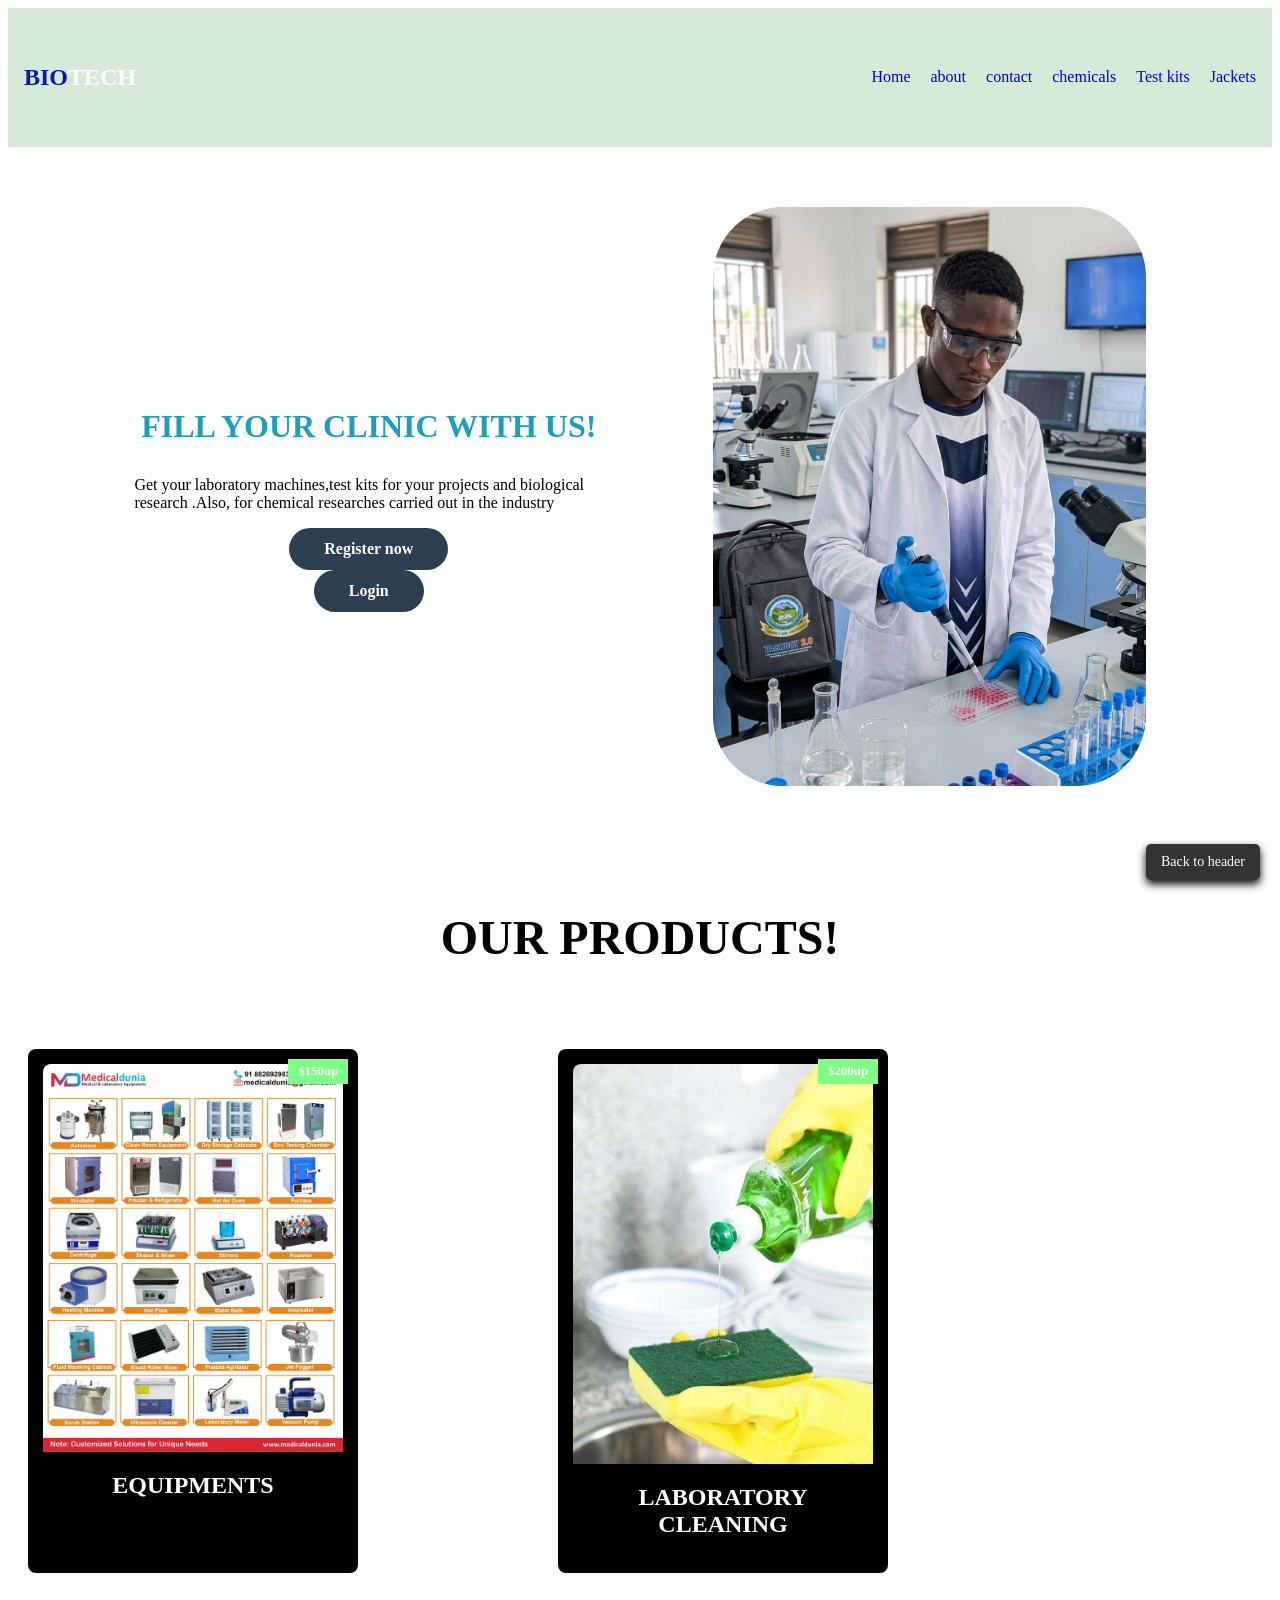
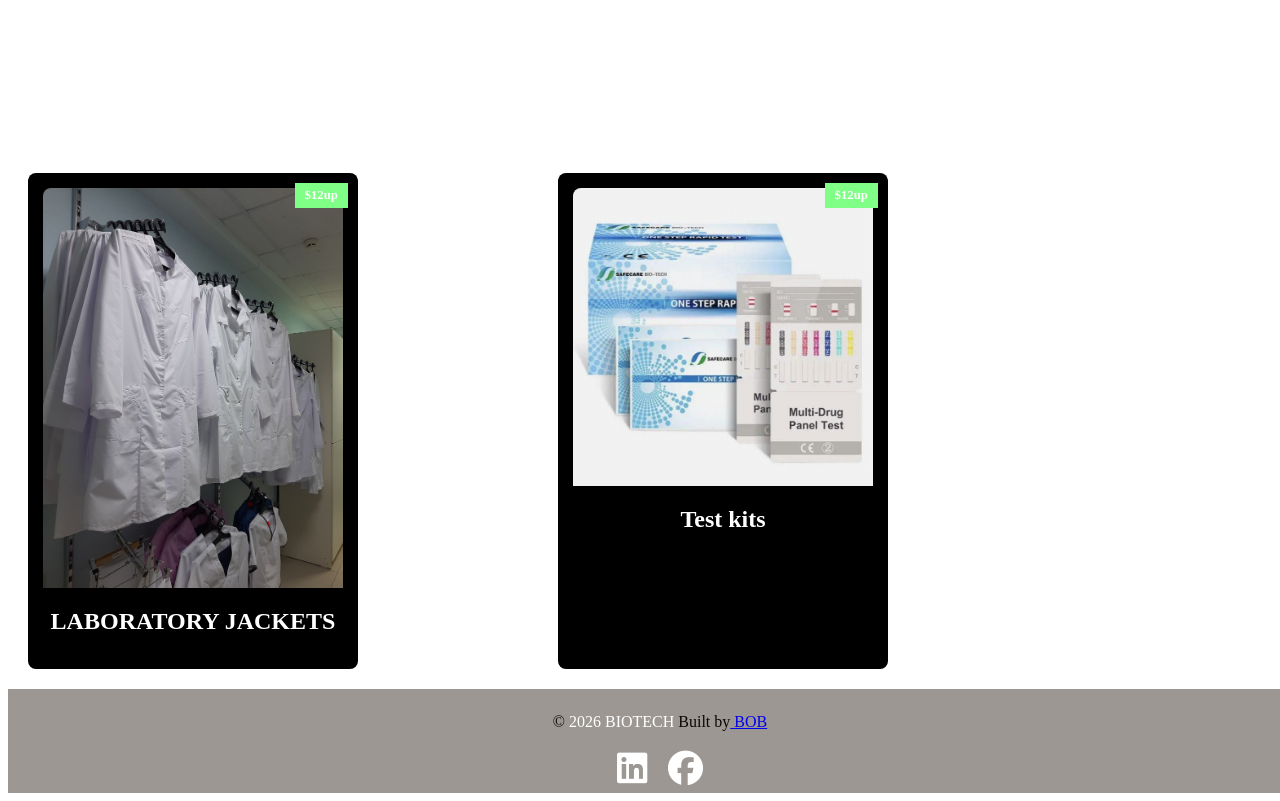
<file: index.html>
<!DOCTYPE html>
<html lang="en">
<head>
    <meta charset="UTF-8">
    <meta name="viewport" content="width=device-width, initial-scale=1.0">
    <title>HOME PAGE</title>
    <link rel="stylesheet" href="https://cdnjs.cloudflare.com/ajax/libs/font-awesome/6.5.1/css/all.min.css">
     <link rel="preconnect" href="https://fonts.googleapis.com">
<link rel="preconnect" href="https://fonts.gstatic.com" crossorigin>
<link href="https://fonts.googleapis.com/css2?family=Lobster+Two:ital,wght@0,400;0,700;1,400;1,700&display=swap" rel="stylesheet">
    <style>
      header{
            background-color: rgb(215, 233, 215);
            color: rgb(31, 31, 39);
            padding: 20px 0;   
        }
        nav{
           display: flex; 
           padding: 5px 10px;
           justify-content: space-between;
        }
        span{
            color: white;
        }
        nav ul{
            list-style: none;
            padding-top: 0;
            text-align: center;
            display: flex;
            gap: 20px;
            border-radius: 20px;
        }
        header a{
            text-decoration: none; 
         }
            ul a li:hover{
            border-bottom: 2px solid rgb(20, 18, 18);
            padding: 5px;
            border-radius: 20px;
            }

           ul a li{
            color:#fff;
        }
        ul a li:hover{
            border-bottom: 2px solid rgb(207, 188, 181);
            padding: 5px;
            border-radius: 5px;

        }
          .hero{
            background-image: url("images/lab\ instruments/A Guide to Ensuring High-Quality Laboratory Consumables.jpg");
            display: flex;
            justify-content: center;
            text-align: center;
            padding: 40px;
            flex-direction: column;
            height: 70vh;
            background-size: cover;
            background-position: center;
            background-repeat: no-repeat;
            background-color: rgb(188, 180, 171);   
          }   
          .hero-image.img{
            width: 90%;
            margin-top: 30px;
          }
           .page-footer{
            height: 4rem;
            text-align: center;
            background:rgb(156, 151, 146);
            color: rgb(12, 6, 6);
            display: flex;
            align-items: center;
            justify-content: center;
            flex-direction: column;
            padding: 20px;
            width: 100%;
            gap: 10px;
           }
           .page-footer p{
            margin-bottom: 0;
           }
           .footer-logo
           .page-footer a{
            color: aqua;
           }
           .icons {
            display: flex;
            gap: 20px;
            margin-top:10px ;
           }
           .icons i{
            font-size: 35px;
            color: #ffffff;
            transition: transform 0.3s ease;
            cursor: pointer;
           }
           .icons i:hover{
            transform:scale(1.2) rotate(15deg);
            color: #080878;
           }
           .hero-section{
            display: flex;
           align-items: center;
            gap: 110px;
            padding: 60px 10%;
            justify-content: center;
         
           }
           .side-image{
            width: 250px;
            height: auto;

           }
           .hero-content{
            display: flex;
            flex-direction: column;
            justify-content: center;
            align-items: center;
           
           }
           .hero-content p{
         font-size: 1rem;
         display: flex;
           }
           .hero-content h1{
            font-size: 2rem;
            margin-bottom: 15px;
            color: rgb(27, 159, 186);"
           }
           .image-container{
            display: flex;
            justify-content: flex-end;
           }
           .image-container img{
            border-radius: 70px;
           }
         .chemical-list{
          display: flex;
          flex-wrap: wrap;
          gap: 200px;
          padding: 20px;
           }
           .chemicals{
            text-decoration: none;
            color: white;
            background-color: black;
            border-radius: 8px;
            padding: 15px;
            display: block;
            width: 300px;
            text-align: center;
            transition: transform 0.2s;
            position: relative;
           }
           .chemicals:hover{
            transform: translate(-5px);
            box-shadow: 0 4px 15px rgb(0, 0, 0.0,1);
           }
           .img-container{
            position: relative;
            overflow: hidden;
            border-radius: 50px;
            max-width: 140%;
           }
           .chemical-img{
            width: 100%;
            height: 200%;
            object-fit: cover;
            max-width: 100%;
            display: block;
            border-radius: 8px 8px 0 0;
           }
             .price{
            position: absolute;
            top: 10px;
            right: 10px;
            background-color: rgb(127, 255, 133);
            color: rgb(255, 255, 255);
            padding: 5px 10px;
            font-size: 0.8rem;
            font-weight: bold;
           }
           button{
            border-radius: 25px;
            width: fit-content;
            padding: 10px 30px;
            border: 1px solid #777;
            background-color: rgb(40, 228, 43);
            cursor: pointer;
            align-items: center;
            justify-content: center;
            display: flex;
           }
           .top-button{
            position: fixed;
            bottom: 20px;
            right: 20px;
            background-color: #333;
            color: white;
            padding: 10px 15px;
            border-radius: 5px;
            text-decoration: none;
            font-size: 14px;
            z-index: 1000;
            box-shadow: 0 4px 8px rgba(0, 0, 0.0,2);
           }
           
.Home-btn:hover {
    background-color: #34495e;
    transform: scale(1.05);
}
.Home-btn {
    display: inline-block;
    text-decoration: none;
    background-color: #2c3e50;
    color: white;
    padding: 12px 35px;
    border-radius: 50px;
    font-weight: bold;
    transition: 0.3s ease;
}
.navbar{
    display: flex;
    justify-content: space-between;
    align-items: center;
    padding: 1rem;
    color: rgb(7, 27, 163);
}
.nav-links{
    display: flex;
    gap: 20px;
    list-style: none;
}
.menu-container{
    position: relative;
}
.hamburger{
    display: none;
    cursor: pointer;
    background: none;
    border: none;
   background: #1a1111;
}
.bar{
    display: block;
    width: 25px;
    height: 3px;
    margin: 5px auto;
    background: white;
}
@media (max-width:768px){
    .hamburger{
        display: block;
    }
    .nav-links{
        display: none;
        flex-direction: column;
        position: absolute;
       left: 69%;
        width: 20%;
        text-align: center;
         top: 16%;  
        .nav-links.active {
            display: flex !important;
        }
    }
    body{
    margin: 0;
    padding: 0;
    display: flex;
    justify-content: space space-between;
    flex-direction: column;
    font-family: "Lobster Two", sans-serif, Arial, Helvetica, sans-serif;
}
.icons i:hover{
    transform:translate(-30px);
    transition: 0.5;
}
.animate-text{
    display: inline-block;
    animation: slidein 2s ease-out forwards;
}
@keyframes slidein{
     0%{
        opacity: 0;
        transform:translateX(-50px);
    }
    100%{
        opacity:1;
        transform:translateX(-0px);
    }
}
@keyframes techGlow{
    0%, 100%{
        text-shadow:0 0 5px #1b9fba, 0 0 10px #1b9fba;
    }
    50%{
        text-shadow: 0 0 20px #1b9fba, 0 0 30px #ffffff;
        color:#ffffff;
    }
}
.hero-content p{
    opacity:0;
    animation: slidein 1s ease-out 0.5s forwards;
}
.hero-content .Home-btn:nth-child(1){
    opacity: 0;
    animation: slidein 1s ease-out 0.8s forwards;
}
.hero-content .Home-btn:nth-child(2){
    opacity: 0;
    animation: slidein 1s ease-out 1.1s forwards;
}
.logo h1 span{
    display: inline-block;
    animation: techGlow 3s ease-in-out infinite;
}
.lobster-two-regular {
  font-family: "Lobster Two", sans-serif;
  font-weight: 400;
  font-style: normal;
}

.lobster-two-bold {
  font-family: "Lobster Two", sans-serif;
  font-weight: 700;
  font-style: normal;
}

.lobster-two-regular-italic {
  font-family: "Lobster Two", sans-serif;
  font-weight: 400;
  font-style: italic;
}

.lobster-two-bold-italic {
  font-family: "Lobster Two", sans-serif;
  font-weight: 700;
  font-style: italic;
}
     
        </style>
</head>
<body>
    <header  id="main-header">
        <nav class="navbar">
            <div class="logo" >
                <h1 class="lobster-two-b0ld-italic">BIO<span>TECH</span></h1>
                   </div>
                   <div class="menu-container"></div>
                  <button class="hamburger" id="hamburger">
                    <span class="bar"></span>
                     <span class="bar"></span>
                      <span class="bar"></span>
                 </button>
                <ul class="nav-links" id="nav-links">
                <li><a href="index.html" >Home</a></li>
                <li><a href="about.html">about</a></li>
                <li><a href="contact.html">contact</a></li>
                 <li><a href="chemicals.html">chemicals</a></li>
                 <li><a href="test.html">Test kits</a></li>
                 <li><a href="Lab wears.html">Jackets</a></li>
                </ul>
            </div>
        </nav>
    </header>
    
   <section class="hero-section">
    <div class="hero-content">
        <h1 class="text animate-text">FILL YOUR CLINIC WITH US!</h1>
        <p>Get your laboratory machines,test kits for your projects and biological research .Also, for chemical researches carried out in the industry
        </p>
        <a href="Registration.html" class="Home-btn">Register now</a>
         <a href="login.html" class="Home-btn">Login</a>
    </div>
    <div class="image-container">
          <img src="./images/pictuere.jpeg" height="100%" width="100%">
    </div> 
</section>
 <section class="products">        
                     <div>
                <h4 style="align-items: center;  justify-content: center; font-size: 3rem;display: flex;" >OUR PRODUCTS!</h4>
      <div class="chemical-list">
        
                <a href="Equipments.html" class="chemicals">
                    <div>
                    <img src="./images/lab instruments/lab equip.jpg" width="100%" height="100%" alt="chemical"
                    class="img chemical-img">
                     <span class="price">$150up</span>
                  </div>
                    <h2>EQUIPMENTS</h2>
                </a>
                <a href="cleaners.html" class="chemicals">
                    <div>
                    <img src="./images/LAB Cleaners/pest be gone.jpg" alt="chemical"
                    class="img chemical-img">
                     <span class="price">$200up</span>
                    </div>
                    <h2>LABORATORY CLEANING</h2>
                </a>
                 <a href="Lab wears.html" class="chemicals">
                    <div>
                     <img src="./images/Lab Jackets and wears/lab jacks.jpg" alt="chemical"
                     class="img chemical-img" >
                     <span class="price">$12up</span>
                    </div>
                    <h2>LABORATORY JACKETS</h2>
                </a>
                 <a href="test.html" class="chemicals">
                    <div>
                     <img src="./images/Test kits/download (15).jpg"  alt="chemical"  class="img chemical-img">
                     <span class="price">$12up</span>
                    </div>
                    <h2>Test kits</h2>
                </a>
        </div>
    </section>
     <a href="#main-header" class="top-button">Back to header</a>
        <footer class="page-footer">
        <p>
            &copy; <span id="date">2026</span>
            <span class="footer-logo">BIOTECH</span>
            Built by<a href="https://www.neville.com/"> BOB</a>
        </p>
 <div class="icons">
     <a href="http://linkedin.com"  target="_blank" rel="noopener noreforrer">
   <i class="fa-brands fa-linkedin"></i>
   </a>
    <a href="http://facebook.com"  target="_blank"  rel="noopener noreforrer">
    <i class="fa-brands fa-facebook"></i>
  </a>
</div>
    </footer>
    <script src="script.js"></script> 
</body>
</html>
</file>
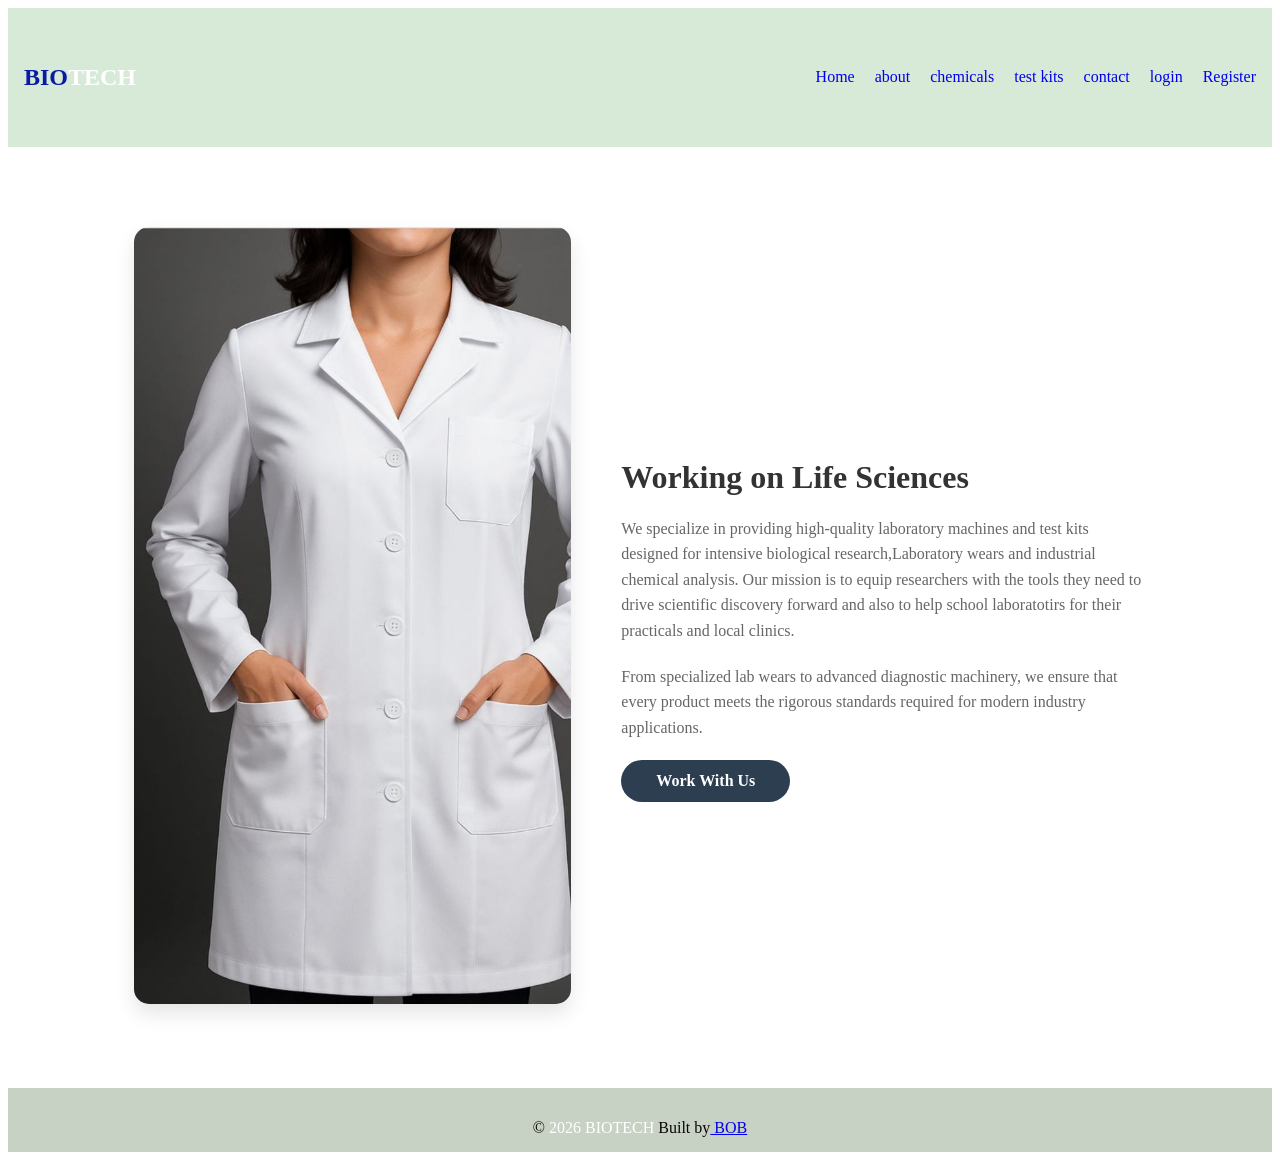
<file: about.html>
<!DOCTYPE html>
<html lang="en">
<head>
    <meta charset="UTF-8">
    <meta name="viewport" content="width=device-width, initial-scale=1.0">
    <title>ABOUT PAGE</title>
     <style>
      header{
            background-color: rgb(215, 233, 215);
            color: rgb(17, 17, 21);
            padding: 20px 0;   
        }
        nav{
           display: flex; 
           padding: 5px 10px;
           justify-content: space-between;
        }
        span{
            color: white;
        }
        nav ul{
            list-style: none;
            padding-top: 0;
            text-align: center;
            display: flex;
            gap: 20px;
        }
        header a{
            text-decoration: none; 
         }
              ul a li{
            color:#fff;
        }
        ul a li:hover{
            border-bottom: 2px solid orangered;
            /* background-color: #fff; */
            /* opacity: 0.5; */
            padding: 5px;
            border-radius: 5px;

        }
        . {
    box-sizing: border-box;
    margin: 0;
    padding: 0;
    font-family: 'Arial', sans-serif;
}

.about-header {
    background-color: #2c3e50;
    color: white;
    padding: 60px 20px;
    text-align: center;
}

.about-section {
    padding: 80px 10% ;
    background-color: #fff;
}

.about-container {
    display: flex;
    align-items: center;
    gap: 50px;
    flex-wrap: wrap; /* Stacks on mobile */
}

.about-image {
    flex: 1;
    min-width: 300px;
}

.about-image img {
    width: 100%;
    border-radius: 15px; /* Matches your modern aesthetic */
    box-shadow: 0 10px 20px rgba(0,0,0,0.1);
}

.about-text {
    flex: 1.2;
    min-width: 300px;
}

.about-text h2 {
    font-size: 2rem;
    color: #333;
    margin-bottom: 20px;
}

.about-text p {
    line-height: 1.6;
    color: #666;
    margin-bottom: 20px;
}

/* Consistent "Round and Short" Button */
.about-btn {
    display: inline-block;
    text-decoration: none;
    background-color: #2c3e50;
    color: white;
    padding: 12px 35px;
    border-radius: 50px;
    font-weight: bold;
    transition: 0.3s ease;
}

.about-btn:hover {
    background-color: #34495e;
    transform: scale(1.05);
}

/* Mobile Adjustments */
@media (max-width: 768px) {
    .about-text {
        text-align: center;
    }
    .about-container {
        justify-content: center;
    }
}
 .page-footer{
            height: 4rem;
            text-align: center;
            background:rgb(200, 210, 196);
            color: rgb(12, 6, 6);
            display: flex;
            align-items: center;
            justify-content: center;
           }
           .page-footer p{
            margin-bottom: 0;
           }
           .footer-logo
           .page-footer a{
            color: aqua;
           }
            .navbar{
     display: flex;
    justify-content: space-between;
    align-items: center;
    padding: 1rem;
    color: rgb(7, 27, 163);
}
.nav-links{
    display: flex;
    gap: 20px;
    list-style: none;
}
.menu-container{
    position: relative;
}
.hamburger{
    display: none;
    cursor: pointer;
    background: none;
    border: none;
   background: #1a1111;
}
.bar{
    display: block;
    width: 25px;
    height: 3px;
    margin: 5px auto;
    background: white;
}
@media (max-width:768px){
    .hamburger{
        display: block;
    }
    .nav-links{
        display: none;
        flex-direction: column;
        position: absolute;
       left: 76%;
        width: 12%;
        text-align: center;
         top: 15%;  
        .nav-links.active {
            display: flex !important;
        }
    }
     
     
        </style>
</head>
<body>
      <header>
            <nav class="navbar">
            <div class="logo">
                <h1 class="">BIO<span>TECH</span></h1>
                   </div>
                   <div class="menu-container"></div>
                  <button class="hamburger" id="hamburger">
                    <span class="bar"></span>
                     <span class="bar"></span>
                      <span class="bar"></span>
                 </button>
                <ul class="nav-links" id="nav-links">
                <li><a href="index.html">Home</a></li>
                <li><a href="about.html">about</a></li>
                <li><a href="chemicals.html">chemicals</a></li>
                <li><a href="test.html">test kits</a></li>
                <li><a href="contact.html">contact</a></li>
                <li><a href="login.html">login</a></li>
                 <li><a href="registration.html">Register</a></li>
                </ul>
        </nav>
      </header>

    <section class="about-section">
        <div class="about-container">
            
            <div class="about-image">
                <img src="./images/Lab Jackets and wears/download (7).jpg" alt="Laboratory Research">
            </div>

            <div class="about-text">
                <h2>Working on Life Sciences</h2>
                <p>
                    We specialize in providing high-quality laboratory machines and test kits 
                    designed for intensive biological research,Laboratory wears and industrial chemical analysis. 
                    Our mission is to equip researchers with the tools they need to drive 
                    scientific discovery forward and also to help school laboratotirs for their practicals and local clinics.
                </p>
                <p>
                    From specialized lab wears to advanced diagnostic machinery, we ensure 
                    that every product meets the rigorous standards required for modern 
                    industry applications.
                </p>
                
                <a href="contact.html" class="about-btn">Work With Us</a>
            </div>

        </div>
    </section>
            <footer class="page-footer">
        <p>
            &copy; <span id="date">2026</span>
            <span class="footer-logo">BIOTECH</span>
            Built by<a href="https://www.neville.com/"> BOB</a>
        </p>
    </footer>
 <script src="script.js"></script> 
</body>
</html>
</file>
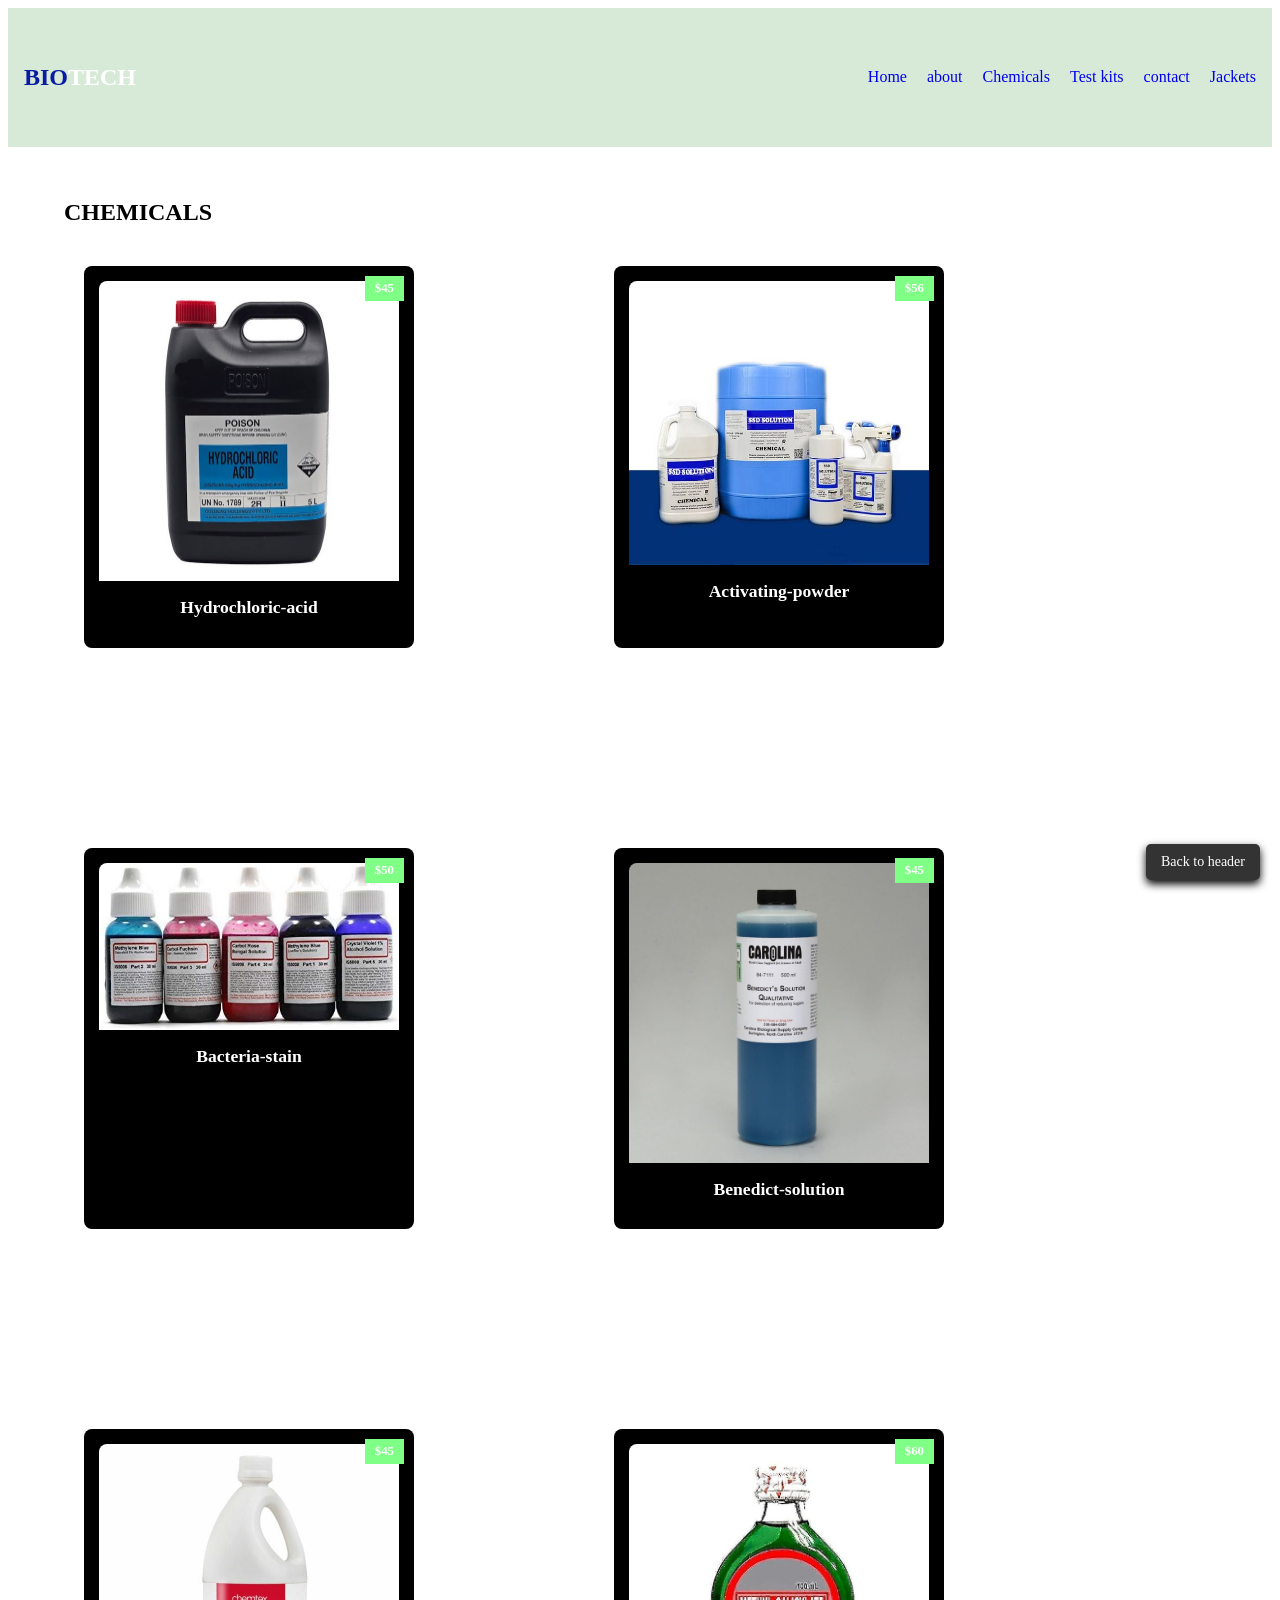
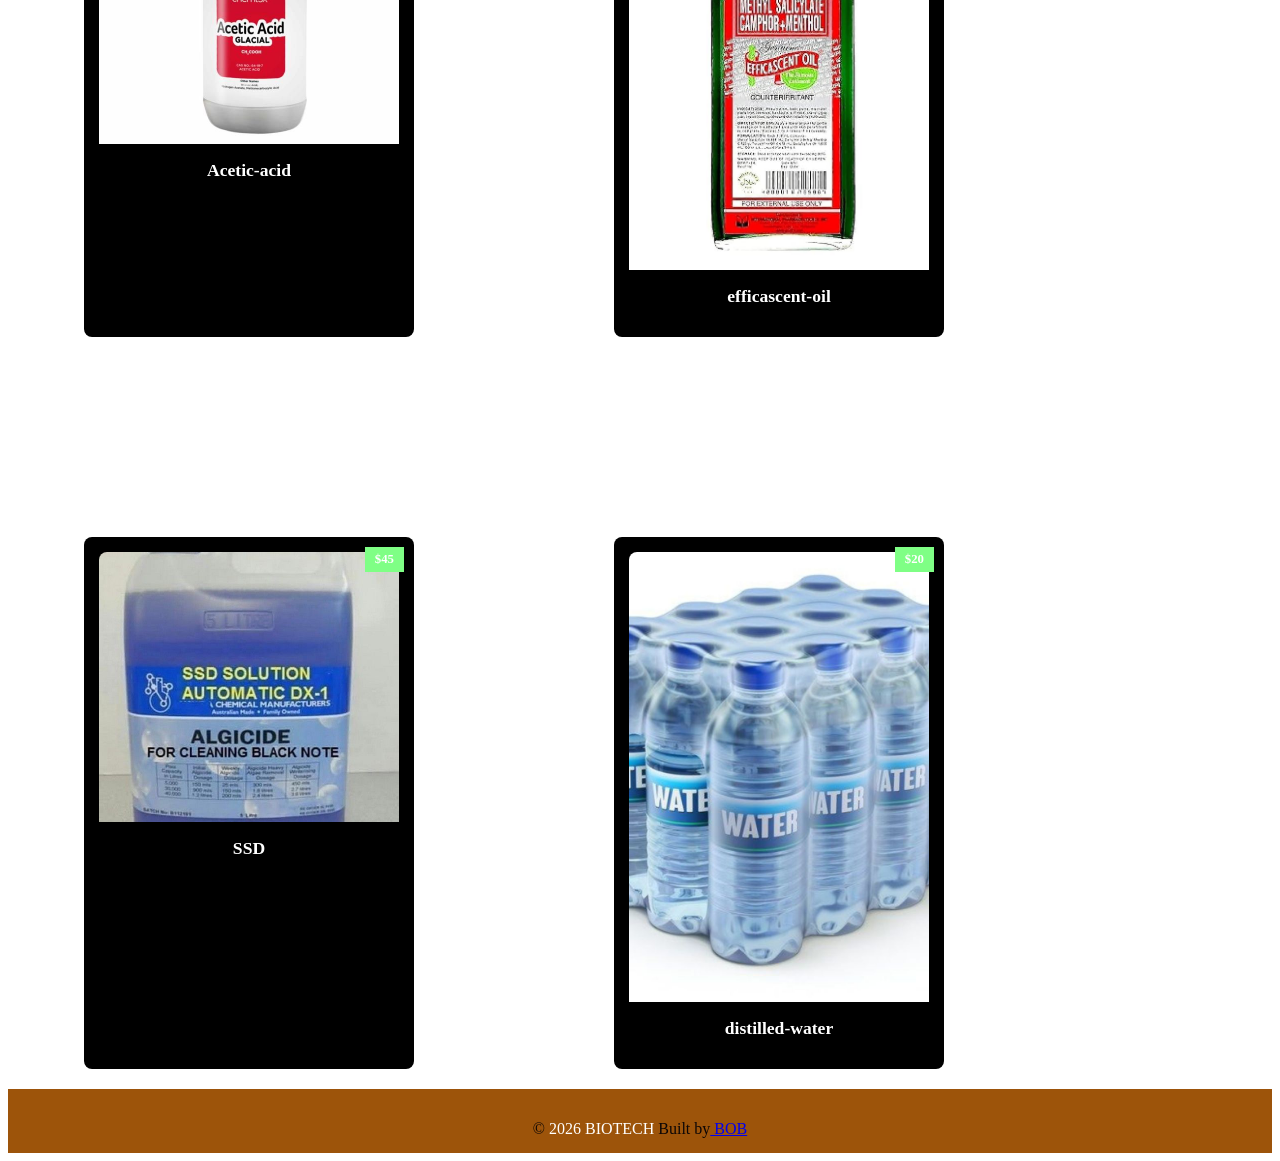
<file: chemicals.html>
<!DOCTYPE html>
<html lang="en">
<head>
    <meta charset="UTF-8">
    <meta name="viewport" content="width=device-width, initial-scale=1.0">
    <title>CHEMICAL PAGE</title>
     <style>
      header{
            background-color: rgb(215, 233, 215);
            color: rgb(17, 17, 21);
            padding: 20px 0;   
        }
        nav{
           display: flex; 
           padding: 5px 10px;
           justify-content: space-between;
        }
        span{
            color: white;
        }
        nav ul{
            list-style: none;
            padding-top: 0;
            text-align: center;
            display: flex;
            gap: 20px;
        }
        header a{
            text-decoration: none; 
           }
               ul a li{
            color:#fff;
        }
        ul a li:hover{
            border-bottom: 2px solid orangered;
            /* background-color: #fff; */
            /* opacity: 0.5; */
            padding: 5px;
            border-radius: 5px;

        }
         @media screen and (min-width:1200px){
                .chemical-list{
                    grid-template-columns: 1fr 1fr 1fr; 
                  }
                 .chemical h5{
                    font-size: 1.15rem;

               }
            }
              .chemicals{
            display: block;
           }
           .chemical-img{
            height: 15rem;
            border-radius: var(--max-width);
            margin-bottom: 1rem;
           }
           .chemical h5{
            margin-bottom: 0;
            line-height: 1;
            color: grey;
           }
           .chemicals p{
            margin-bottom: 0;
            line-height: 1;
            margin-top: 0.5rem;
            color: grey;
            letter-spacing: normal;
           }
           @media screen and (min-width:576px){
            .chemical-list{
                grid-template-columns: 1fr 1fr ;
            }
            .chemical-img{
                height: 18rem;
            }
            
           }
             @media screen and (min-width:992px){
                .chemical-container{
                    grid-template-columns: 200px 1fr;
                }
                .chemical p{
                    font-size: 1rem;
                }
            }
               .chemical-container{
            display: grid;
            gap: 2rem 1rem;
           
           }
           .tags-container{
            
             order: 1;
             display: flex;
             flex-direction: column;
             padding-bottom: 3rem;

           }
           .chemical-list{
            display: grid;
            gap: 8rem 8rem;
            padding-bottom: 3rem;
            }
            .page{
            
            width: 90vw;
            max-width: max-content;
            margin: 0 auto;
            padding-top: 2rem;
            min-height: calc(100vh _(6rem +4rem));
            
           }
             .page-footer{
            height: 4rem;
            text-align: center;
            background:rgb(157, 84, 10);
            color: rgb(12, 6, 6);
            display: flex;
            align-items: center;
            justify-content: center;
           }
           .page-footer p{
            margin-bottom: 0;
           }
           .footer-logo
           .page-footer a{
            color: aqua;
           }
           .chemical-list{
          display: flex;
          flex-wrap: wrap;
          gap: 200px;
          padding: 20px;
           }
           .chemicals{
            text-decoration: none;
            color: white;
            background-color: black;
            border-radius: 8px;
            padding: 15px;
            display: block;
            width: 300px;
            text-align: center;
            transition: transform 0.2s;
            position: relative;
           }
           .chemicals:hover{
            transform: translate(-5px);
            box-shadow: 0 4px 15px rgb(0, 0, 0.0,1);
           }
           .img-container{
            position: relative;
            overflow: hidden;
            border-radius: 4px;
            max-width: 140%;
           }
           .chemical-img{
            width: 100%;
            height: 200%;
            object-fit: cover;
            max-width: 100%;
            display: block;
            border-radius: 8px 8px 0 0;
           }
           .price{
            position: absolute;
            top: 10px;
            right: 10px;
            background-color: rgb(127, 255, 133);
            color: rgb(255, 255, 255);
            padding: 5px 10px;
            font-size: 0.8rem;
            font-weight: bold;
           }
           h2{
            margin-top: 10px;
            font-size: 1.1rem;
        }
           html{
            scroll-behavior: smooth;
           }
           .top-button{
            position: fixed;
            bottom: 20px;
            right: 20px;
            background-color: #333;
            color: white;
            padding: 10px 15px;
            border-radius: 5px;
            text-decoration: none;
            font-size: 14px;
            z-index: 1000;
            box-shadow: 0 4px 8px rgba(0, 0, 0.0,2);
           }
           .navbar{
     display: flex;
    justify-content: space-between;
    align-items: center;
    padding: 1rem;
    color: rgb(7, 27, 163);
}
.nav-links{
    display: flex;
    gap: 20px;
    list-style: none;
}
.menu-container{
    position: relative;
}
.hamburger{
    display: none;
    cursor: pointer;
    background: none;
    border: none;
   background: #1a1111;
}
.bar{
    display: block;
    width: 25px;
    height: 3px;
    margin: 5px auto;
    background: white;
}
@media (max-width:768px){
    .hamburger{
        display: block;
    }
    .nav-links{
        display: none;
        flex-direction: column;
        position: absolute;
       left: 76%;
        width: 12%;
        text-align: center;
         top: 14%;  
        .nav-links.active {
            display: flex !important;
        }
    }
     

        </style>
</head>
<body>
     <header id="main-header">
            <nav class="navbar">
            <div class="logo">
                <h1 class="">BIO<span>TECH</span></h1>
                   </div>
                   <div class="menu-container"></div>
                  <button class="hamburger" id="hamburger">
                    <span class="bar"></span>
                     <span class="bar"></span>
                      <span class="bar"></span>
                 </button>
                <ul class="nav-links" id="nav-links">
                <li><a href="index.html">Home</a></li>
                <li><a href="about.html">about</a></li>
                <li><a href="chemicals.html">Chemicals</a></li>
                <li><a href="test.html">Test kits</a></li>
                <li><a href="contact.html">contact</a></li>
                <li><a href="Lab wears.html">Jackets</a></li>
                </ul>
        </nav>
    </header>
    <main class="page">
     <section class="chemicals-container">
           <div>
                <h1>CHEMICALS</h1>
      <div class="chemical-list">
        
                <a href="single-chemical.html" class="chemicals">
                    <div>
                    <img src="./images/chemicals/HCL acid.jpg" alt="chemical"
                    class="img chemical-img">
                     <span class="price">$45</span>
                  </div>
                    <h2>Hydrochloric-acid</h2>
                </a>
                <a href="single-chemical.html" class="chemicals">
                    <div>
                    <img src="./images/chemicals/SSD chemocals.jpg" alt="chemical"
                    class="img chemical-img">
                     <span class="price">$56</span>
                    </div>
                    <h2>Activating-powder</h2>
                </a>
                <a href="single-chemical.html" class="chemicals">
                    <div>
                    <img src="./images/chemicals/bacteria stain.jpg" alt="chemical"
                    class="img chemical-img">
                     <span class="price">$50</span>
                    </div>
                    <h2>Bacteria-stain</h2>
                </a>
                <a href="single-chemical.html" class="chemicals">
                     <div>
                    <img src="./images/chemicals/benedicts soliution.jpg" alt="chemical"
                    class="img chemical-img">
                     <span class="price">$45</span>
                    </div>
                    <h2>Benedict-solution</h2>
                </a>
                <a href="single-chemical.html" class="chemicals">
                    <div>
                    <img src="./images/chemicals/acetic acid.jpg" alt="chemical"
                    class="img chemical-img">
                     <span class="price">$45</span>
                    </div>
                    <h2>Acetic-acid</h2>
                </a>
                <a href="single-chemical.html" class="chemicals">
                    <div>
                    <img src="./images/chemicals/Efficascent Oil 100ml.jpg" alt="chemical"
                    class="img chemical-img">
                     <span class="price">$60</span>
                    </div>
                    <h2>efficascent-oil</h2>
                </a>
                  <a href="single-chemical.html" class="chemicals">
                    <div>
                    <img src="./images/chemicals/SSD solution.jpg" alt="chemical"
                    class="img chemical-img">
                     <span class="price">$45</span>
                    </div>
                    <h2>SSD</h2>
                </a>
                  <a href="single-chemical.html" class="chemicals">
                    <div>
                    <img src="./images/chemicals/Water.jpg" alt="chemical"
                    class="img chemical-img">
                    <span class="price">$20</span>
                    </div>
                    <h2>distilled-water</h2>
                </a>
               
             
      </div>
      </section>
      </main>
       <a href="#main-header" class="top-button">Back to header</a>
         <footer class="page-footer">
        <p>
            &copy; <span id="date">2026</span>
            <span class="footer-logo">BIOTECH</span>
            Built by<a href="https://www.neville.com/"> BOB</a>
        </p>
    </footer>
   <script src="script.js"></script>  
</body>
</html>
</file>
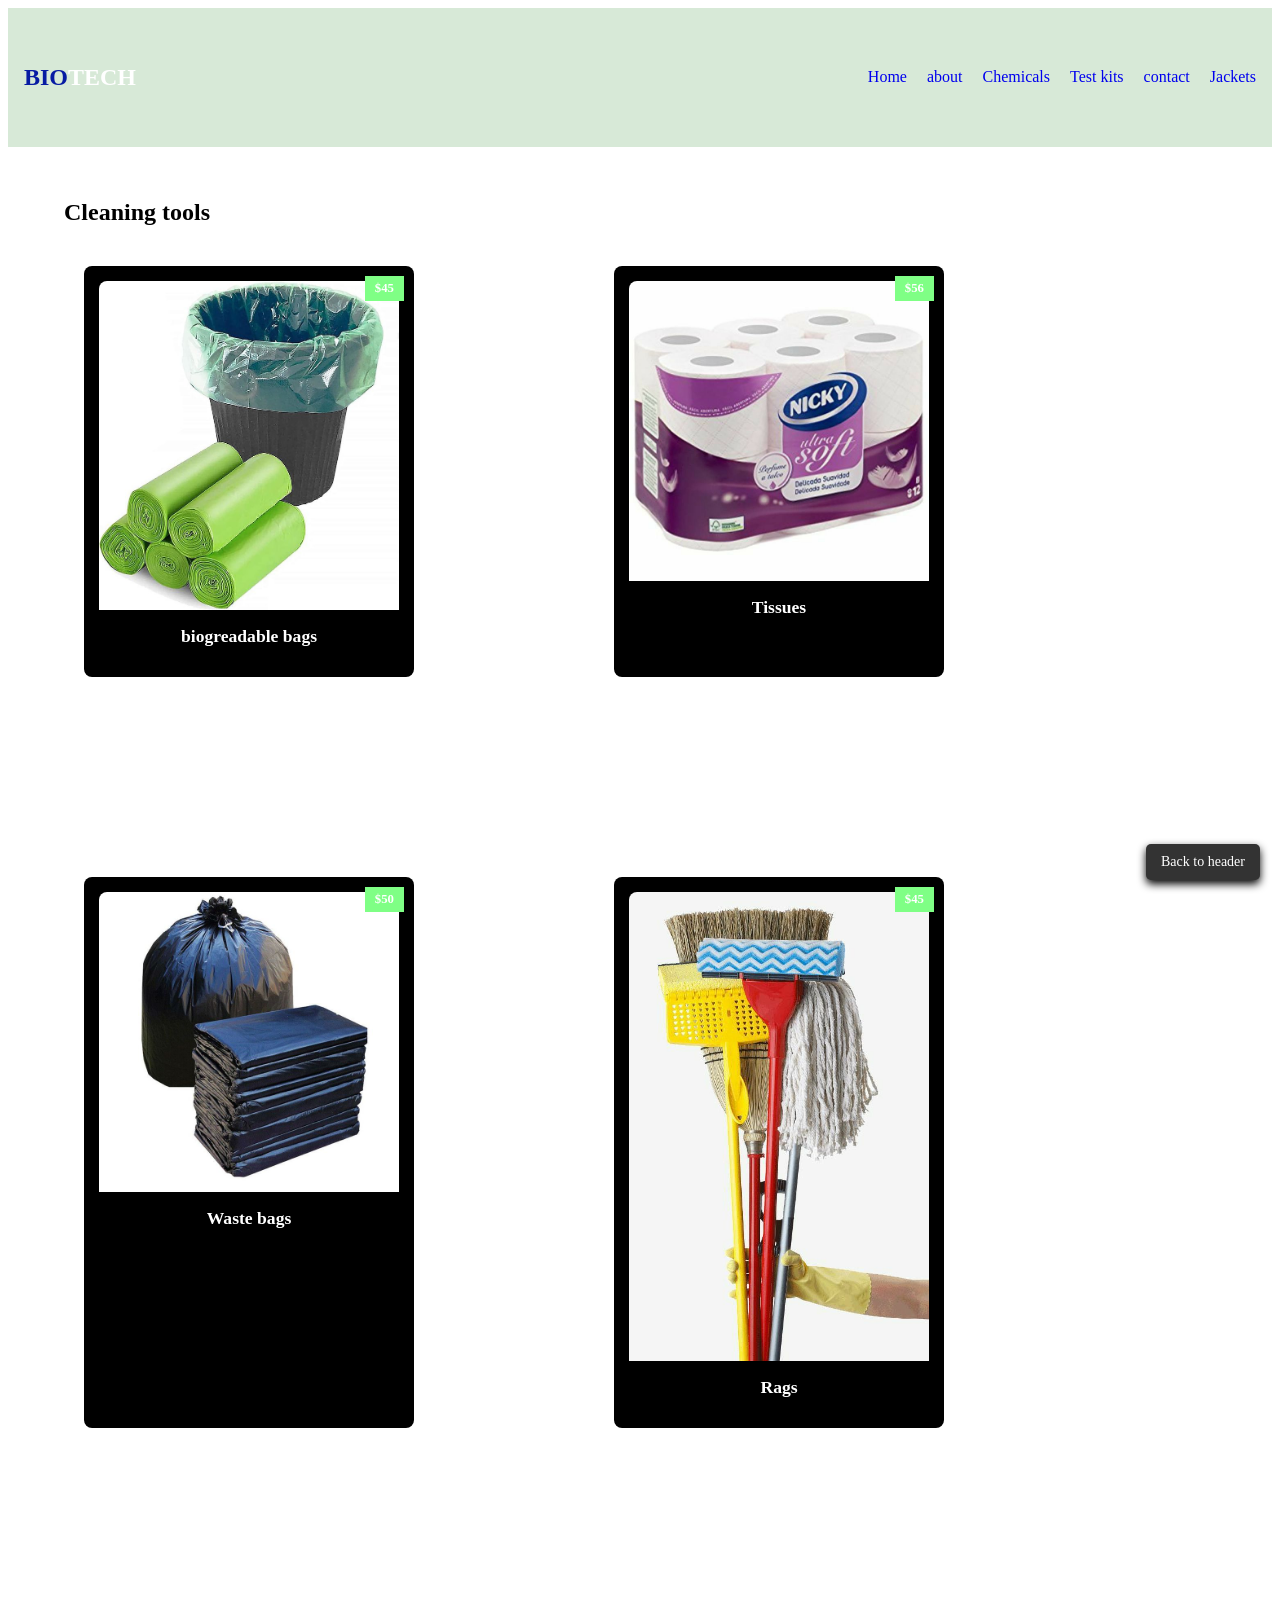
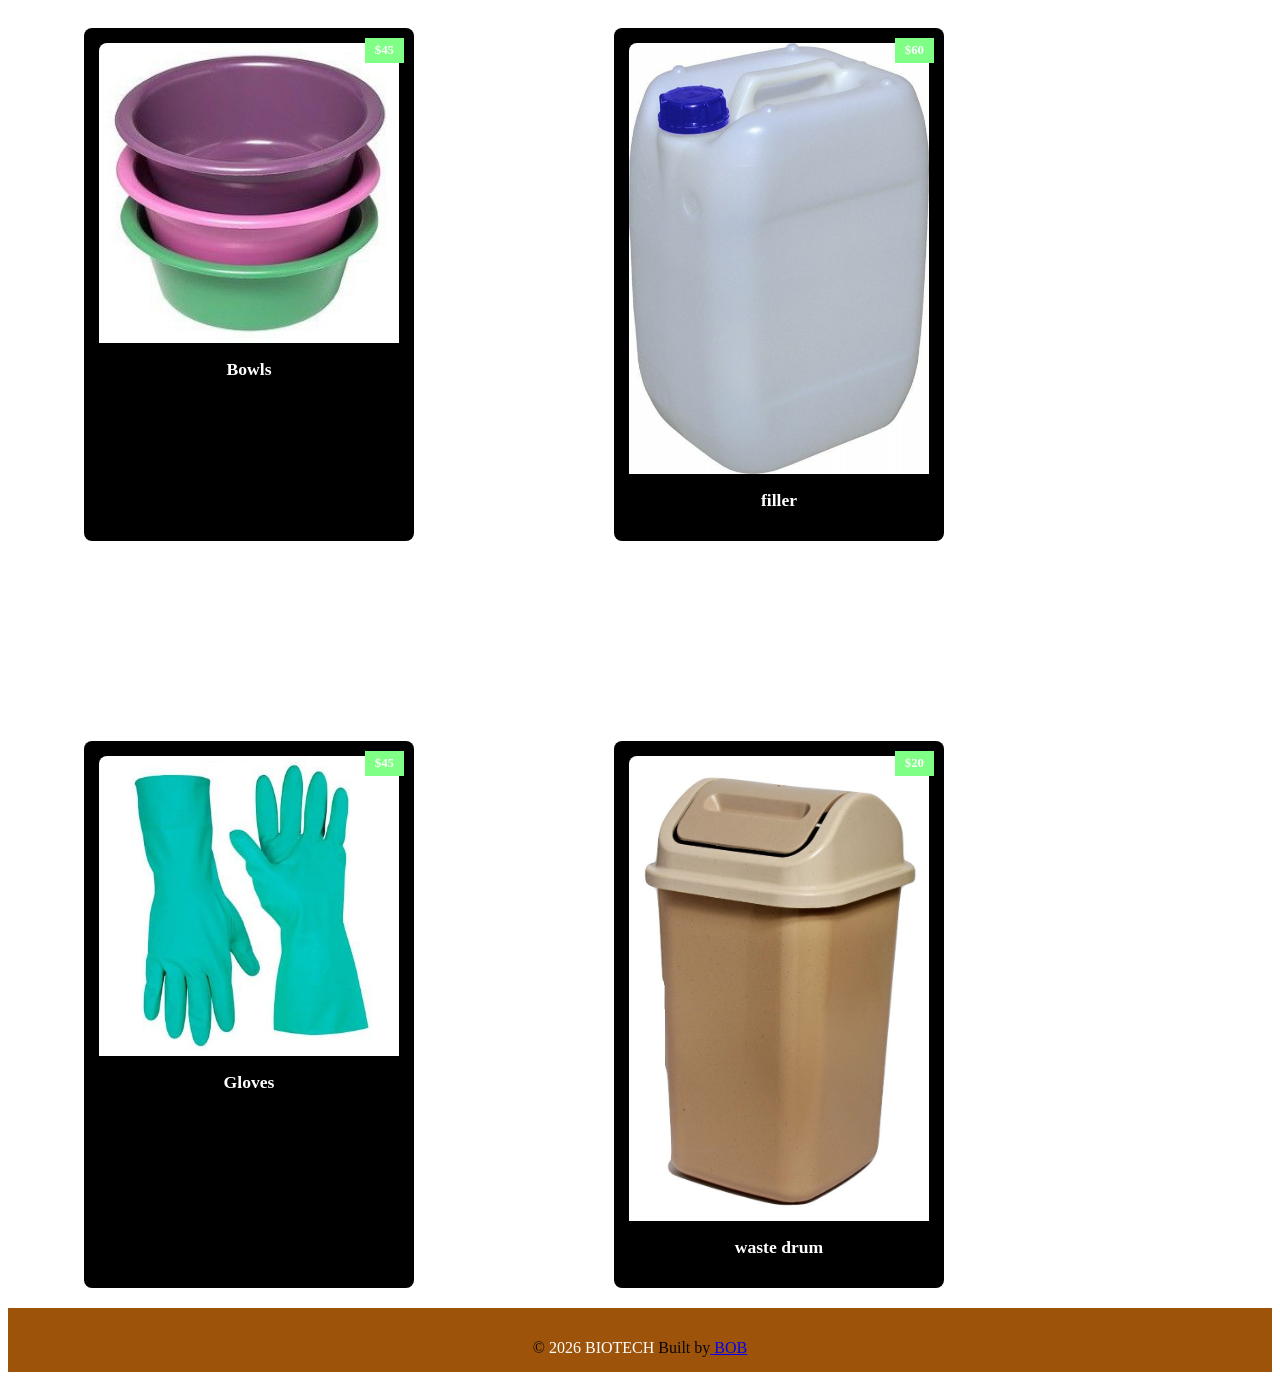
<file: cleaners.html>
<!DOCTYPE html>
<html lang="en">
<head>
    <meta charset="UTF-8">
    <meta name="viewport" content="width=device-width, initial-scale=1.0">
    <title>Document</title>
<style>
        header{
            background-color: rgb(215, 233, 215);
            color: rgb(17, 17, 21);
            padding: 20px 0;   
        }
        nav{
           display: flex; 
           padding: 5px 10px;
           justify-content: space-between;
        }
        span{
            color: white;
        }
        nav ul{
            list-style: none;
            padding-top: 0;
            text-align: center;
            display: flex;
            gap: 20px;
        }
        header a{
            text-decoration: none; 
           }
               ul a li{
            color:#fff;
        }
        ul a li:hover{
            border-bottom: 2px solid orangered;
            /* background-color: #fff; */
            /* opacity: 0.5; */
            padding: 5px;
            border-radius: 5px;

        }
         @media screen and (min-width:1200px){
                .chemical-list{
                    grid-template-columns: 1fr 1fr 1fr; 
                  }
                 .chemical h5{
                    font-size: 1.15rem;

               }
            }
              .chemicals{
            display: block;
           }
           .chemical-img{
            height: 15rem;
            border-radius: var(--max-width);
            margin-bottom: 1rem;
           }
           .chemical h5{
            margin-bottom: 0;
            line-height: 1;
            color: grey;
           }
           .chemicals p{
            margin-bottom: 0;
            line-height: 1;
            margin-top: 0.5rem;
            color: grey;
            letter-spacing: normal;
           }
           @media screen and (min-width:576px){
            .chemical-list{
                grid-template-columns: 1fr 1fr ;
            }
            .chemical-img{
                height: 18rem;
            }
            
           }
             @media screen and (min-width:992px){
                .chemical-container{
                    grid-template-columns: 200px 1fr;
                }
                .chemical p{
                    font-size: 1rem;
                }
            }
               .chemical-container{
            display: grid;
            gap: 2rem 1rem;
           
           }
           .tags-container{
            
             order: 1;
             display: flex;
             flex-direction: column;
             padding-bottom: 3rem;

           }
           .chemical-list{
            display: grid;
            gap: 8rem 8rem;
            padding-bottom: 3rem;
            }
            .page{
            
            width: 90vw;
            max-width: max-content;
            margin: 0 auto;
            padding-top: 2rem;
            min-height: calc(100vh _(6rem +4rem));
            
           }
             .page-footer{
            height: 4rem;
            text-align: center;
            background:rgb(157, 84, 10);
            color: rgb(12, 6, 6);
            display: flex;
            align-items: center;
            justify-content: center;
           }
           .page-footer p{
            margin-bottom: 0;
           }
           .footer-logo
           .page-footer a{
            color: aqua;
           }
           .chemical-list{
          display: flex;
          flex-wrap: wrap;
          gap: 200px;
          padding: 20px;
           }
           .chemicals{
            text-decoration: none;
            color: white;
            background-color: black;
            border-radius: 8px;
            padding: 15px;
            display: block;
            width: 300px;
            text-align: center;
            transition: transform 0.2s;
            position: relative;
           }
           .chemicals:hover{
            transform: translate(-5px);
            box-shadow: 0 4px 15px rgb(0, 0, 0.0,1);
           }
           .img-container{
            position: relative;
            overflow: hidden;
            border-radius: 4px;
            max-width: 140%;
           }
           .chemical-img{
            width: 100%;
            height: 200%;
            object-fit: cover;
            max-width: 100%;
            display: block;
            border-radius: 8px 8px 0 0;
           }
           .price{
            position: absolute;
            top: 10px;
            right: 10px;
            background-color: rgb(127, 255, 133);
            color: rgb(255, 255, 255);
            padding: 5px 10px;
            font-size: 0.8rem;
            font-weight: bold;
           }
           h2{
            margin-top: 10px;
            font-size: 1.1rem;
        }
           html{
            scroll-behavior: smooth;
           }
           .top-button{
            position: fixed;
            bottom: 20px;
            right: 20px;
            background-color: #333;
            color: white;
            padding: 10px 15px;
            border-radius: 5px;
            text-decoration: none;
            font-size: 14px;
            z-index: 1000;
            box-shadow: 0 4px 8px rgba(0, 0, 0.0,2);
           }
            .navbar{
     display: flex;
    justify-content: space-between;
    align-items: center;
    padding: 1rem;
    color: rgb(7, 27, 163);
}
.nav-links{
    display: flex;
    gap: 20px;
    list-style: none;
}
.menu-container{
    position: relative;
}
.hamburger{
    display: none;
    cursor: pointer;
    background: none;
    border: none;
   background: #1a1111;
}
.bar{
    display: block;
    width: 25px;
    height: 3px;
    margin: 5px auto;
    background: white;
}
@media (max-width:768px){
    .hamburger{
        display: block;
    }
    .nav-links{
        display: none;
        flex-direction: column;
        position: absolute;
       left: 76%;
        width: 12%;
        text-align: center;
         top: 14%;  
        .nav-links.active {
            display: flex !important;
        }
    }
        </style>
</head>
<body>
     <header id="main-header">
              <nav class="navbar">
            <div class="logo">
                <h1 class="">BIO<span>TECH</span></h1>
                   </div>
                   <div class="menu-container"></div>
                  <button class="hamburger" id="hamburger">
                    <span class="bar"></span>
                     <span class="bar"></span>
                      <span class="bar"></span>
                 </button>
                <ul class="nav-links" id="nav-links">
                <li><a href="index.html">Home</a></li>
                <li><a href="about.html">about</a></li>
                <li><a href="chemicals.html">Chemicals</a></li>
                <li><a href="test.html">Test kits</a></li>
                <li><a href="contact.html">contact</a></li>
                <li><a href="Lab wears.html">Jackets</a></li>
                </ul>
        </nav>
    </header>
    <main class="page">
     <section class="chemicals-container">
           <div>
                <h1>Cleaning tools</h1>
             <!-- end tags container-->
      <div class="chemical-list">
        
                <a href="single-chemical.html" class="chemicals">
                    <div>
                    <img src="./images/LAB Cleaners/biogreadable bags.jpg" alt="chemical"
                    class="img chemical-img">
                     <span class="price">$45</span>
                  </div>
                    <h2>biogreadable bags</h2>
                </a>
                <a href="single-chemical.html" class="chemicals">
                    <div>
                    <img src="./images/LAB Cleaners/download (17).jpg" alt="chemical"
                    class="img chemical-img">
                     <span class="price">$56</span>
                    </div>
                    <h2>Tissues</h2>
                </a>
                <a href="single-chemical.html" class="chemicals">
                    <div>
                    <img src="./images/LAB Cleaners/download (18).jpg" alt="chemical"
                    class="img chemical-img">
                     <span class="price">$50</span>
                    </div>
                    <h2>Waste bags</h2>
                </a>
                <a href="single-chemical.html" class="chemicals">
                     <div>
                    <img src="./images/LAB Cleaners/download (22).jpg" alt="chemical"
                    class="img chemical-img">
                     <span class="price">$45</span>
                    </div>
                    <h2>Rags</h2>
                </a>
                <a href="single-chemical.html" class="chemicals">
                    <div>
                    <img src="./images/LAB Cleaners/download (25).jpg" alt="chemical"
                    class="img chemical-img">
                     <span class="price">$45</span>
                    </div>
                    <h2>Bowls</h2>
                </a>
                <a href="single-chemical.html" class="chemicals">
                    <div>
                    <img src="./images/LAB Cleaners/filler.jpg" alt="chemical"
                    class="img chemical-img">
                     <span class="price">$60</span>
                    </div>
                    <h2>filler</h2>
                </a>
                  <a href="single-chemical.html" class="chemicals">
                    <div>
                    <img src="./images/LAB Cleaners/Guantes en caucho.jpg" alt="chemical"
                    class="img chemical-img">
                     <span class="price">$45</span>
                    </div>
                    <h2>Gloves</h2>
                </a>
                  <a href="single-chemical.html" class="chemicals">
                    <div>
                    <img src="./images/LAB Cleaners/waste drum.jpg" alt="chemical"
                    class="img chemical-img">
                    <span class="price">$20</span>
                    </div>
                    <h2>waste drum</h2>
                </a>
               
             
      </div>
      </section>
      </main>
       <a href="#main-header" class="top-button">Back to header</a>
         <footer class="page-footer">
        <p>
            &copy; <span id="date">2026</span>
            <span class="footer-logo">BIOTECH</span>
            Built by<a href="https://www.neville.com/"> BOB</a>
        </p>
    </footer>
    <script src="script.js"></script> 
</body>
</html>
</file>
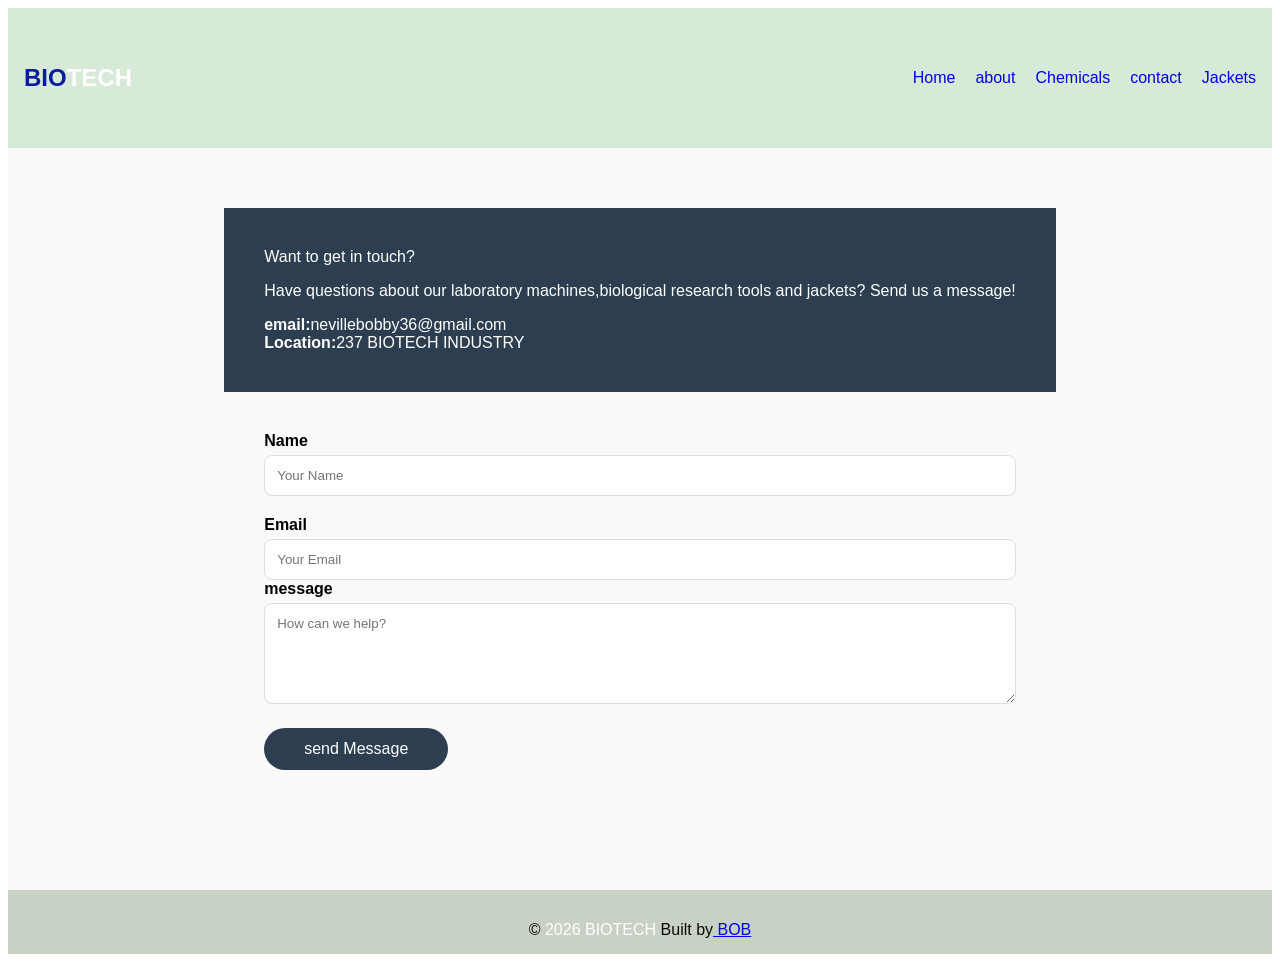
<file: contact.html>
<!DOCTYPE html>
<html lang="en">
<head>
    <meta charset="UTF-8">
    <meta name="viewport" content="width=device-width, initial-scale=1.0">
    <title>CONTACT PAGE</title>
     <style>
      header{
            background-color: rgb(215, 233, 215);
            color: rgb(17, 17, 21);
            padding: 20px 0;   
        }
        nav{
           display: flex; 
           padding: 5px 10px;
           justify-content: space-between;
        }
        span{
            color: white;
        }
        nav ul{
            list-style: none;
            padding-top: 0;
            text-align: center;
            display: flex;
            gap: 20px;
        }
        header a{
            text-decoration: none; 
         }
              ul a li{
            color:#fff;
        }
        ul a li:hover{
            border-bottom: 2px solid orangered;
            /* background-color: #fff; */
            /* opacity: 0.5; */
            padding: 5px;
            border-radius: 5px;

        }
        * {
    box-sizing: border-box;
    font-family: 'Segoe UI', Tahoma, Geneva, Verdana, sans-serif;
}

.contact-section {
    padding: 60px 20px;
    background-color: #f9f9f9;
    display: flex;
    justify-content: center;
}

.contact-container {
    display: flex;
    flex-wrap: wrap; /* Makes it stack on mobile */
    max-width: 1000px;
    width: 100%;
    background: #fff;
    box-shadow: 0 10px 30px rgba(0,0,0,0.1);
    border-radius: 15px;
    overflow: hidden;
}

/* Info Side */
.contact-info {
    flex: 1;
    background-color: #2c3e50;
    color: white;
    padding: 40px;
    min-width: 300px;
}

.contact-info h2 {
    margin-top: 0;
}

/* Form Side */
.contact-form {
    flex: 1.5;
    padding: 40px;
    min-width: 300px;
}

.form-group {
    margin-bottom: 20px;
}

.form-group label {
    display: block;
    margin-bottom: 5px;
    font-weight: bold;
}

.form-group input, 
.form-group textarea {
    width: 100%;
    padding: 12px;
    border: 1px solid #ddd;
    border-radius: 8px; /* Slightly rounded corners for inputs */
    outline: none;
}

/* The "Round and Short" Button */
.submit-btn {
    width: fit-content;
    padding: 12px 40px;
    border-radius: 50px;
    border: none;
    background-color: #2c3e50;
    color: white;
    cursor: pointer;
    font-size: 16px;
    transition: 0.3s;
}

.submit-btn:hover {
    background-color: #34495e;
    transform: translateY(-2px);
}
      .page-footer{
            height: 4rem;
            text-align: center;
            background:rgb(200, 210, 196);
            color: rgb(12, 6, 6);
            display: flex;
            align-items: center;
            justify-content: center;
           }
           .page-footer p{
            margin-bottom: 0;
           }
           .footer-logo
           .page-footer a{
            color: aqua;
           } 
           .navbar{
  display: flex;
    justify-content: space-between;
    align-items: center;
    padding: 1rem;
    color: rgb(7, 27, 163);
}
.nav-links{
    display: flex;
    gap: 20px;
    list-style: none;
}
.menu-container{
    position: relative;
}
.hamburger{
    display: none;
    cursor: pointer;
    background: none;
    border: none;
   background: #1a1111;
}
.bar{
    display: block;
    width: 25px;
    height: 3px;
    margin: 5px auto;
    background: white;
}
@media (max-width:768px){
    .hamburger{
        display: block;
    }
    .nav-links{
        display: none;
        flex-direction: column;
        position: absolute;
       left: 76%;
        width: 20%;
        text-align: center;
         top: 14%;  
        .nav-links.active {
            display: flex !important;
        }
    }
     
     
        </style>
</head>
<body>
     <header>
        <nav class="navbar">
            <div class="logo">
                <h1 class="">BIO<span>TECH</span></h1>
                   </div>
                   <div class="menu-container"></div>
                  <button class="hamburger" id="hamburger">
                    <span class="bar"></span>
                     <span class="bar"></span>
                      <span class="bar"></span>
                 </button>
                <ul class="nav-links" id="nav-links">
                <li><a href="index.html">Home</a></li>
                <li><a href="about.html">about</a></li>
                <li><a href="chemicals.html">Chemicals</a></li>
                <li><a href="contact.html">contact</a></li>
                            <li><a href="Lab wears.html">Jackets</a></li>
                </ul>
        </nav>
    </header>
      <main class="page">
        <section class="contact-section">
           <div class="contact-containe">
            <div class="contact-info"
                <h3>Want to get in touch?</h3>
                <p>Have questions about our laboratory machines,biological research tools and jackets? Send us a message!</p>
                <div class="info-item">
                    <span><strong>email:</strong>nevillebobby36@gmail.com</span>
                </div>
                <div class="info-item">
                     <span><strong>Location:</strong>237 BIOTECH INDUSTRY</span>
                </div>
                  </div>
                    <form class="contact-form">
                        <div class="form-group">
                            <label for="name">Name
                            </label>
                            <input type="text"
                            id="name" placeholder="Your Name" required>
                        </div>
                        <div class="form-group">
                            <label for="email">Email</label>
                            <input type="email"
                            id="email" placeholder="Your Email" required
                        </div>
                        <div class="form-group">
                            <label for="message">message</label>
                            <textarea id="message"
                            rows="5" placeholder="How can we help?"></textarea>
                        </div>
                        <button type="submit"
                        class="submit-btn">send Message</button>
                    </form>
              </div>
            </section>
               <footer class="page-footer">
        <p>
            &copy; <span id="date">2026</span>
            <span class="footer-logo">BIOTECH</span>
            Built by<a href="https://www.neville.com/"> BOB</a>
        </p>
    </footer>
     <script src="script.js"></script> 
</body>
</html>
</file>
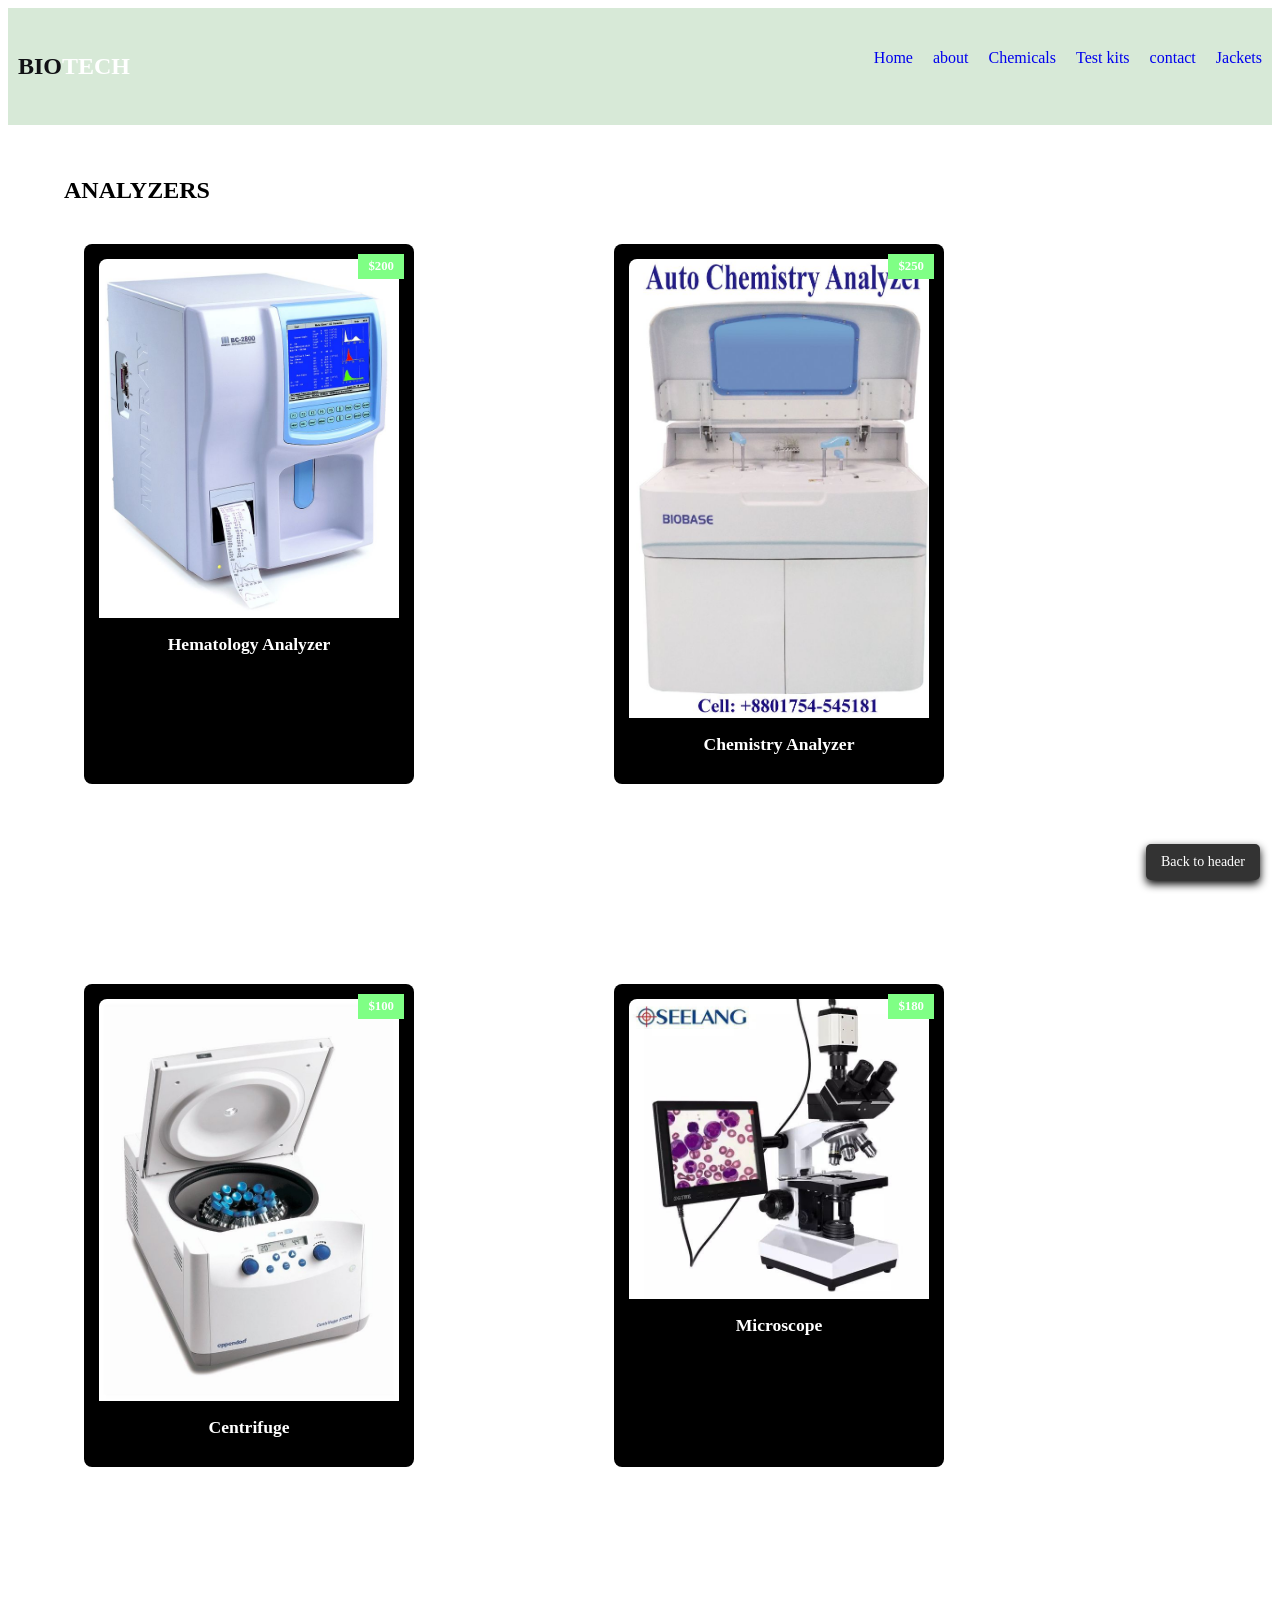
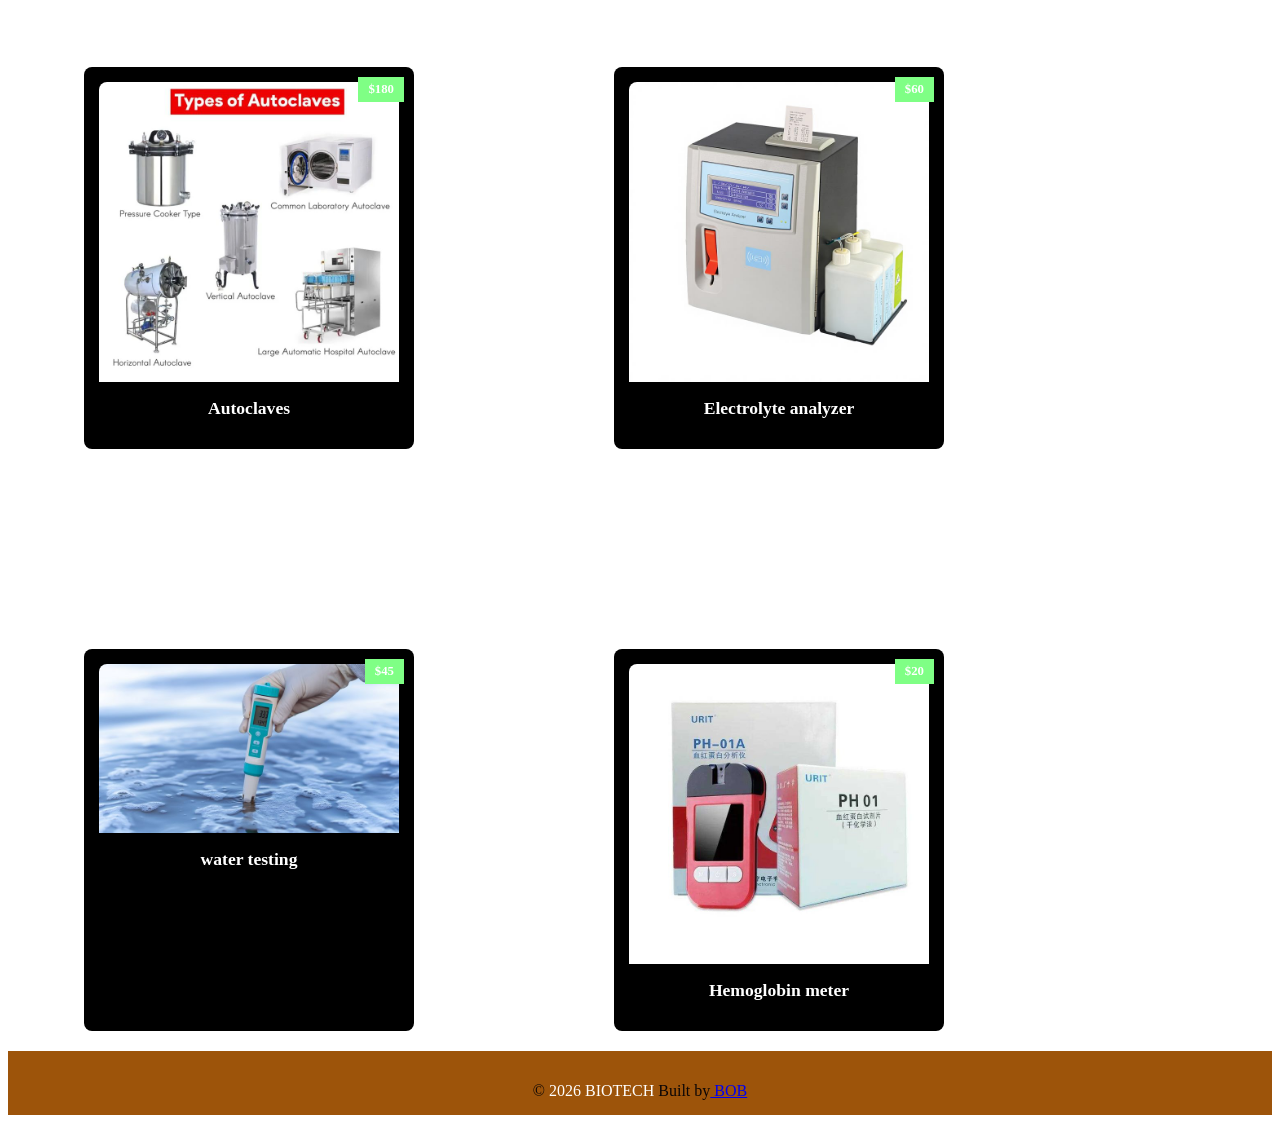
<file: Equipments.html>
<!DOCTYPE html>
<html lang="en">
<head>
    <meta charset="UTF-8">
    <meta name="viewport" content="width=device-width, initial-scale=1.0">
    <title>Document</title>
</head>
<body>
    <style>
        header{
            background-color: rgb(215, 233, 215);
            color: rgb(17, 17, 21);
            padding: 20px 0;   
        }
        nav{
           display: flex; 
           padding: 5px 10px;
           justify-content: space-between;
        }
        span{
            color: white;
        }
        nav ul{
            list-style: none;
            padding-top: 0;
            text-align: center;
            display: flex;
            gap: 20px;
        }
        header a{
            text-decoration: none; 
           }
               ul a li{
            color:#fff;
        }
        ul a li:hover{
            border-bottom: 2px solid orangered;
            /* background-color: #fff; */
            /* opacity: 0.5; */
            padding: 5px;
            border-radius: 5px;

        }
         @media screen and (min-width:1200px){
                .chemical-list{
                    grid-template-columns: 1fr 1fr 1fr; 
                  }
                 .chemical h5{
                    font-size: 1.15rem;

               }
            }
              .chemicals{
            display: block;
           }
           .chemical-img{
            height: 15rem;
            border-radius: var(--max-width);
            margin-bottom: 1rem;
           }
           .chemical h5{
            margin-bottom: 0;
            line-height: 1;
            color: grey;
           }
           .chemicals p{
            margin-bottom: 0;
            line-height: 1;
            margin-top: 0.5rem;
            color: grey;
            letter-spacing: normal;
           }
           @media screen and (min-width:576px){
            .chemical-list{
                grid-template-columns: 1fr 1fr ;
            }
            .chemical-img{
                height: 18rem;
            }
            
           }
             @media screen and (min-width:992px){
                .chemical-container{
                    grid-template-columns: 200px 1fr;
                }
                .chemical p{
                    font-size: 1rem;
                }
            }
               .chemical-container{
            display: grid;
            gap: 2rem 1rem;
           
           }
           .tags-container{
            
             order: 1;
             display: flex;
             flex-direction: column;
             padding-bottom: 3rem;

           }
           .chemical-list{
            display: grid;
            gap: 8rem 8rem;
            padding-bottom: 3rem;
            }
            .page{
            
            width: 90vw;
            max-width: max-content;
            margin: 0 auto;
            padding-top: 2rem;
            min-height: calc(100vh _(6rem +4rem));
            
           }
             .page-footer{
            height: 4rem;
            text-align: center;
            background:rgb(157, 84, 10);
            color: rgb(12, 6, 6);
            display: flex;
            align-items: center;
            justify-content: center;
           }
           .page-footer p{
            margin-bottom: 0;
           }
           .footer-logo
           .page-footer a{
            color: aqua;
           }
           .chemical-list{
          display: flex;
          flex-wrap: wrap;
          gap: 200px;
          padding: 20px;
           }
           .chemicals{
            text-decoration: none;
            color: white;
            background-color: black;
            border-radius: 8px;
            padding: 15px;
            display: block;
            width: 300px;
            text-align: center;
            transition: transform 0.2s;
            position: relative;
           }
           .chemicals:hover{
            transform: translate(-5px);
            box-shadow: 0 4px 15px rgb(0, 0, 0.0,1);
           }
           .img-container{
            position: relative;
            overflow: hidden;
            border-radius: 4px;
            max-width: 140%;
           }
           .chemical-img{
            width: 100%;
            height: 200%;
            object-fit: cover;
            max-width: 100%;
            display: block;
            border-radius: 8px 8px 0 0;
           }
           .price{
            position: absolute;
            top: 10px;
            right: 10px;
            background-color: rgb(127, 255, 133);
            color: rgb(255, 255, 255);
            padding: 5px 10px;
            font-size: 0.8rem;
            font-weight: bold;
           }
           h2{
            margin-top: 10px;
            font-size: 1.1rem;
        }
           html{
            scroll-behavior: smooth;
           }
           .top-button{
            position: fixed;
            bottom: 20px;
            right: 20px;
            background-color: #333;
            color: white;
            padding: 10px 15px;
            border-radius: 5px;
            text-decoration: none;
            font-size: 14px;
            z-index: 1000;
            box-shadow: 0 4px 8px rgba(0, 0, 0.0,2);
           }

        </style>
     <header id="main-header">
        <nav>
            <div class="logo">
                <h1 class="">BIO<span>TECH</span></h1>
                </div>
                <ul>
                <li><a href="index.html">Home</a></li>
                <li><a href="about.html">about</a></li>
                <li><a href="chemicals.html">Chemicals</a></li>
                <li><a href="test.html">Test kits</a></li>
                <li><a href="contact.html">contact</a></li>
                <li><a href="Lab wears.html">Jackets</a></li>
                </ul>
        </nav>
    </header>
    <main class="page">
     <section class="chemicals-container">
           <div>
                <h1>ANALYZERS</h1>
             <!-- end tags container-->
      <div class="chemical-list">
        
                <a href="single-chemical.html" class="chemicals">
                    <div>
                    <img src="./images/lab instruments/Analisador Hematológico BC-2800.jpg" alt="chemical"
                    class="img chemical-img">
                     <span class="price">$200</span>
                  </div>
                    <h2>Hematology Analyzer</h2>
                </a>
                <a href="single-chemical.html" class="chemicals">
                    <div>
                    <img src="./images/lab instruments/Auto Chemistry Analyzer.jpg" alt="chemical"
                    class="img chemical-img">
                     <span class="price">$250</span>
                    </div>
                    <h2>Chemistry Analyzer</h2>
                </a>
                <a href="single-chemical.html" class="chemicals">
                    <div>
                    <img src="./images/lab instruments/download (4).jpg" alt="chemical"
                    class="img chemical-img">
                     <span class="price">$100</span>
                    </div>
                    <h2>Centrifuge</h2>
                </a>
                <a href="single-chemical.html" class="chemicals">
                     <div>
                    <img src="./images/lab instruments/download (5).jpg" alt="chemical"
                    class="img chemical-img">
                     <span class="price">$180</span>
                    </div>
                    <h2>Microscope</h2>
                </a>
                <a href="single-chemical.html" class="chemicals">
                    <div>
                    <img src="./images/lab instruments/autoclave.jpg" alt="chemical"
                    class="img chemical-img">
                     <span class="price">$180</span>
                    </div>
                    <h2>Autoclaves</h2>
                </a>
                <a href="single-chemical.html" class="chemicals">
                    <div>
                    <img src="./images/lab instruments/Electrolyte analyzer.jpg" alt="chemical"
                    class="img chemical-img">
                     <span class="price">$60</span>
                    </div>
                    <h2>Electrolyte analyzer</h2>
                </a>
                  <a href="single-chemical.html" class="chemicals">
                    <div>
                    <img src="./images/lab instruments/water testing.jpg" alt="chemical"
                    class="img chemical-img">
                     <span class="price">$45</span>
                    </div>
                    <h2>water testing</h2>
                </a>
                  <a href="single-chemical.html" class="chemicals">
                    <div>
                    <img src="./images/lab instruments/Hb meter.jpg" alt="chemical"
                    class="img chemical-img">
                    <span class="price">$20</span>
                    </div>
                    <h2>Hemoglobin meter</h2>
                </a>
               
             
      </div>
      </section>
      </main>
       <a href="#main-header" class="top-button">Back to header</a>
         <footer class="page-footer">
        <p>
            &copy; <span id="date">2026</span>
            <span class="footer-logo">BIOTECH</span>
            Built by<a href="https://www.neville.com/"> BOB</a>
        </p>
    </footer>
</body>
</html>
</file>
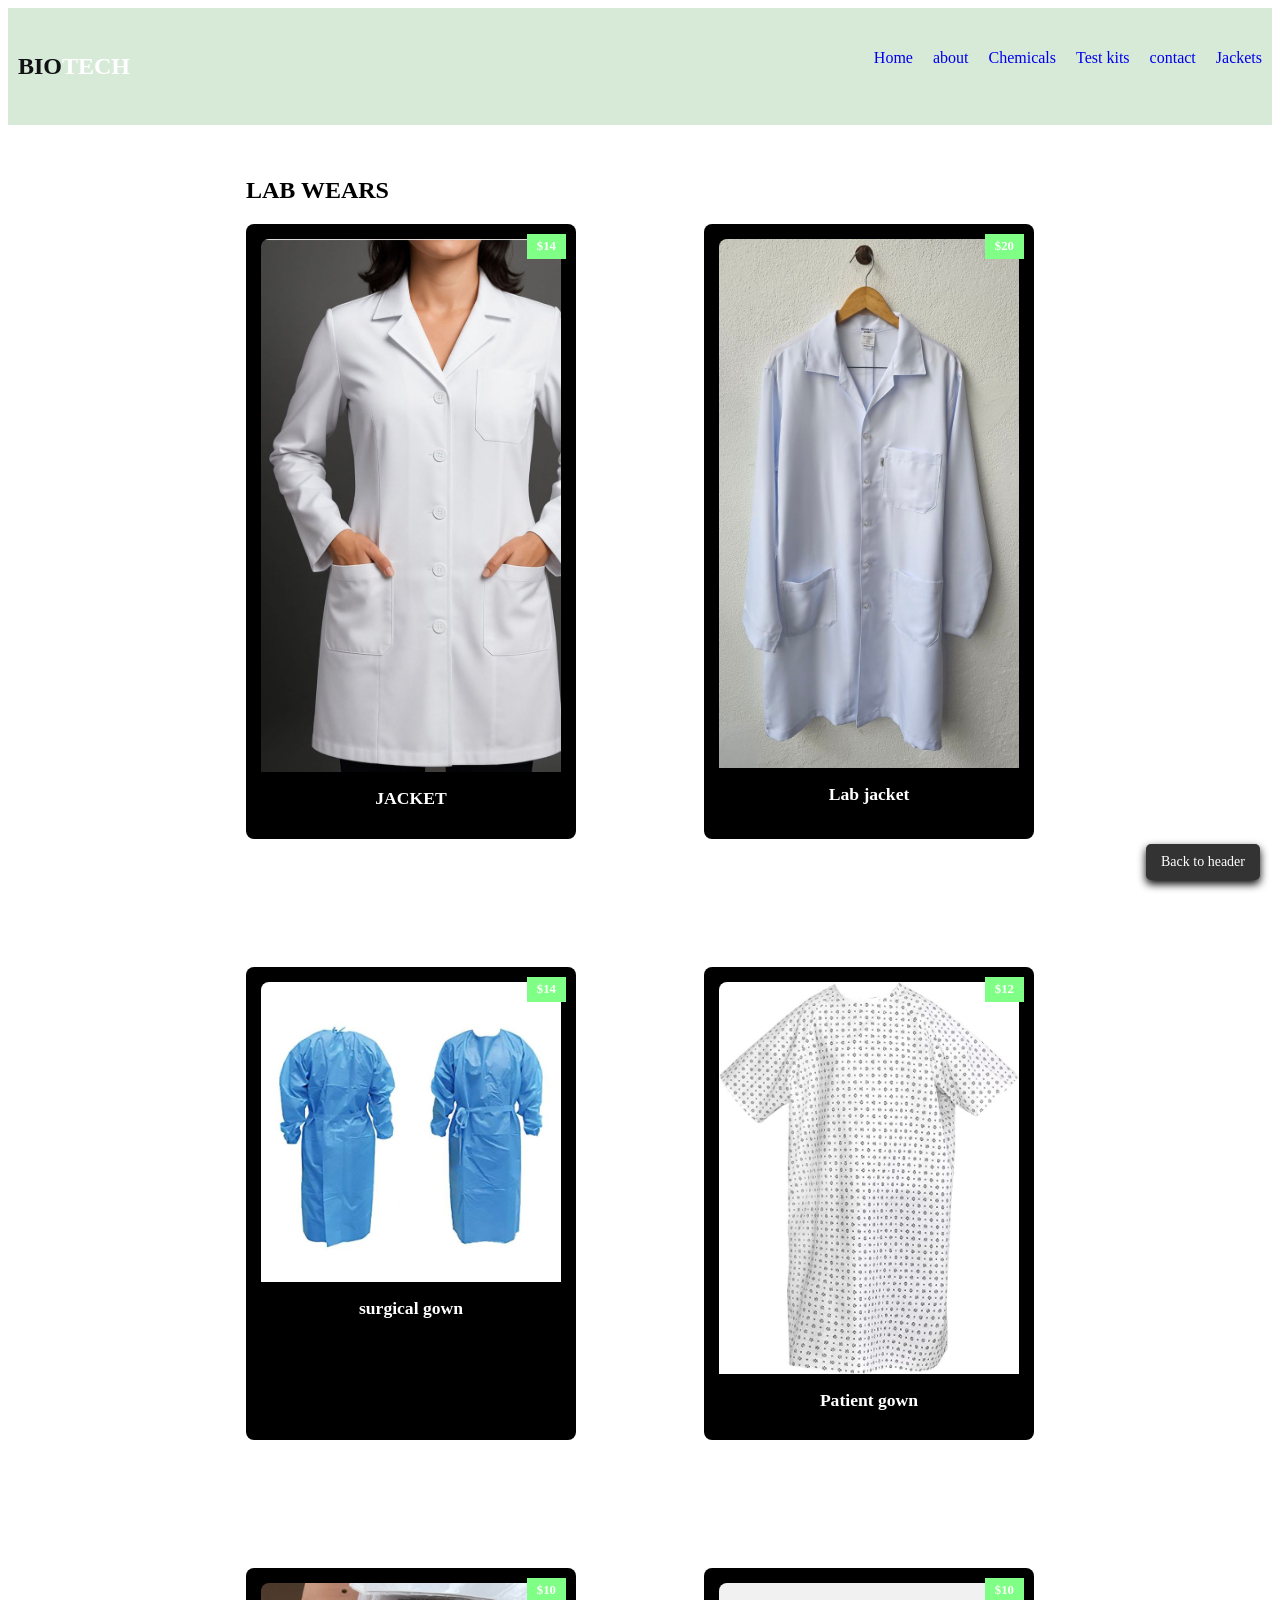
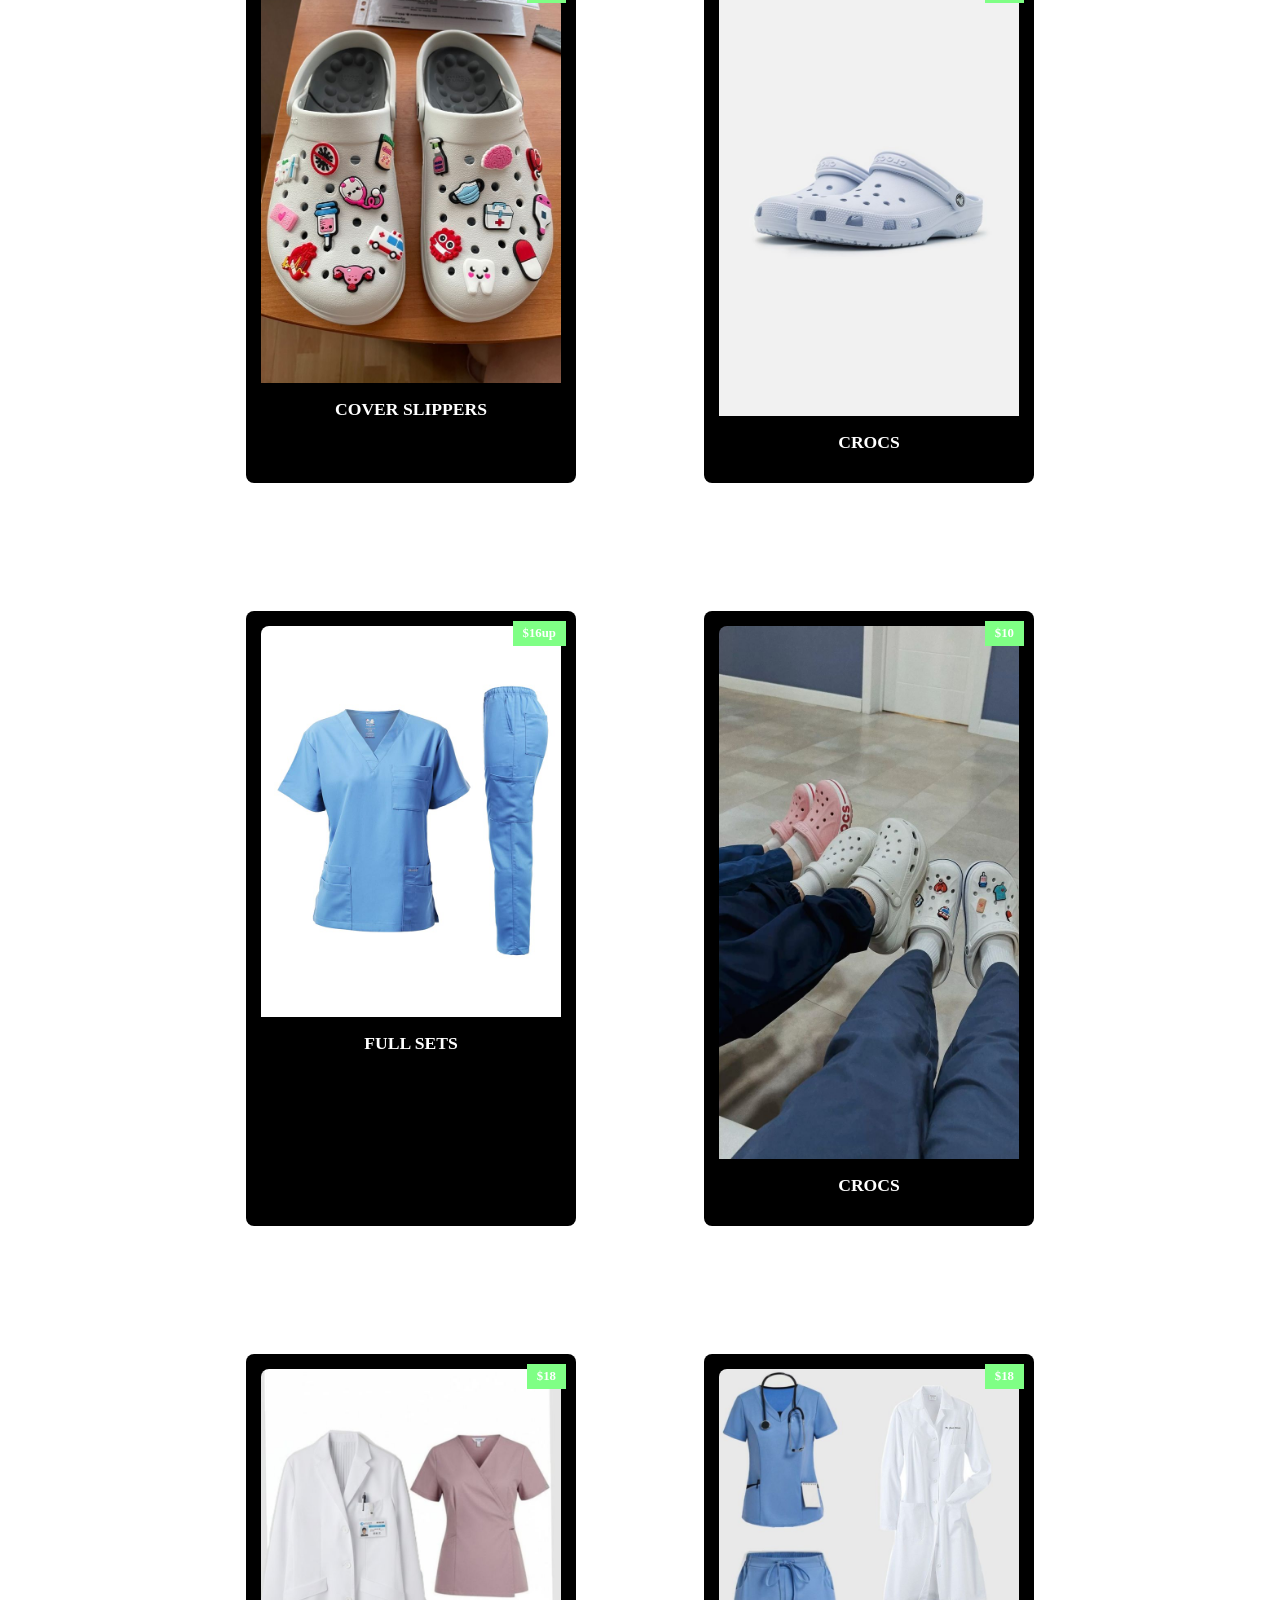
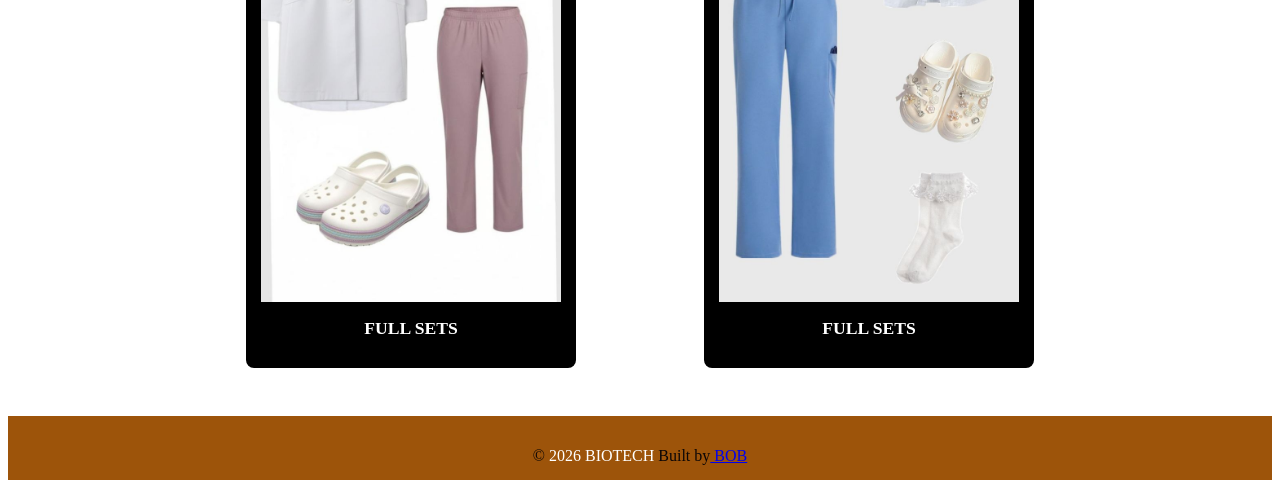
<file: Lab wears.html>
<!DOCTYPE html>
<html lang="en">
<head>
    <meta charset="UTF-8">
    <meta name="viewport" content="width=device-width, initial-scale=1.0">
    <title>Document</title>
     <style>
      header{
            background-color: rgb(215, 233, 215);
            color: rgb(17, 17, 21);
            padding: 20px 0;   
        }
        nav{
           display: flex; 
           padding: 5px 10px;
           justify-content: space-between;
        }
        span{
            color: white;
        }
        nav ul{
            list-style: none;
            padding-top: 0;
            text-align: center;
            display: flex;
            gap: 20px;
        }
        header a{
            text-decoration: none; 
           }
               ul a li{
            color:#fff;
        }
        ul a li:hover{
            border-bottom: 2px solid orangered;
            /* background-color: #fff; */
            /* opacity: 0.5; */
            padding: 5px;
            border-radius: 5px;
        }
      
            .page{
            
            width: 90vw;
            max-width: max-content;
            margin: 0 auto;
            padding-top: 2rem;
            min-height: calc(100vh _(6rem +4rem));
            
           }
             .page-footer{
            height: 4rem;
            text-align: center;
            background:rgb(157, 84, 10);
            color: rgb(12, 6, 6);
            display: flex;
            align-items: center;
            justify-content: center;
           }
           .page-footer p{
            margin-bottom: 0;
           }
           .footer-logo
           .page-footer a{
            color: aqua;
           }
             @media screen and (min-width:1200px){
                .chemical-list{
                    grid-template-columns: 1fr 1fr 1fr; 
                  }
                 .chemical h5{
                    font-size: 1.15rem;

               }
            }
              .chemicals{
            display: block;
           }
           .chemical-img{
            height: 15rem;
            border-radius: var(--max-width);
            margin-bottom: 1rem;
           }
           .chemical h5{
            margin-bottom: 0;
            line-height: 1;
            color: grey;
           }
           .chemicals p{
            margin-bottom: 0;
            line-height: 1;
            margin-top: 0.5rem;
            color: grey;
            letter-spacing: normal;
           }
           @media screen and (min-width:576px){
            .jacket-list{
                grid-template-columns: 1fr 1fr ;
            }
            .chemical-img{
                height: 18rem;
            }
            
           }
             @media screen and (min-width:992px){
                .jacket-container{
                    grid-template-columns: 200px 1fr;
                }
                .chemical p{
                    font-size: 1rem;
                }
            }
               .jacket-container{
            display: grid;
            gap: 2rem 1rem;
           
           }
           .tags-container{
            
             order: 1;
             display: flex;
             flex-direction: column;
             padding-bottom: 3rem;

           }
           .jacket-list{
            display: grid;
            gap: 8rem 8rem;
            padding-bottom: 3rem;
            }
           .jackets{
            text-decoration: none;
            color: white;
            background-color: black;
            border-radius: 8px;
            padding: 15px;
            display: block;
            width: 300px;
            text-align: center;
            transition: transform 0.2s;
            position: relative;
           }
           .jackets:hover{
            transform: translate(-5px);
            box-shadow: 0 4px 15px rgb(0, 0, 0.0,1);
           }
           .img-container{
            position: relative;
            overflow: hidden;
            border-radius: 4px;
            max-width: 140%;
           }
           .chemical-img{
            width: 100%;
            height: 200%;
            object-fit: cover;
            max-width: 100%;
            display: block;
            border-radius: 8px 8px 0 0;
           }
           .price{
            position: absolute;
            top: 10px;
            right: 10px;
            background-color: rgb(127, 255, 133);
            color: rgb(255, 255, 255);
            padding: 5px 10px;
            font-size: 0.8rem;
            font-weight: bold;
           }
           h2{
            margin-top: 10px;
            font-size: 1.1rem;
        }
            button{
            border-radius: 25px;
            width: fit-content;
            padding: 10px 30px;
            border: 1px solid #777;
            background-color: rgb(40, 228, 43);
            cursor: pointer;
            align-items: center;
            justify-content: center;
            display: flex;
           }
           .top-button{
            position: fixed;
            bottom: 20px;
            right: 20px;
            background-color: #333;
            color: white;
            padding: 10px 15px;
            border-radius: 5px;
            text-decoration: none;
            font-size: 14px;
            z-index: 1000;
            box-shadow: 0 4px 8px rgba(0, 0, 0.0,2);
           }
       
        </style>
</head>
<body>
      <header  id="main-header">
        <nav>
            <div class="logo">
                <h1 class="">BIO<span>TECH</span></h1>
                  </div>
                <ul>
                <li><a href="index.html">Home</a></li>
                <li><a href="about.html">about</a></li>
                <li><a href="chemicals.html">Chemicals</a></li>
                <li><a href="test.html">Test kits</a></li>
                <li><a href="contact.html">contact</a></li>
                <li><a href="Lab wears.html">Jackets</a></li>
                </ul>
        </nav>
    </header>
    <main class="page">
     <section class="jackets-container">
           <div>
                <h1>LAB WEARS</h1>
            </div>
                    <div class="jacket-list">
              <a href="single-jacket.html" class="jackets">
                    <div>
                    <img src="./images/Lab Jackets and wears/download (7).jpg"  alt="chemical"
                    class="img chemical-img">
                     <span class="price">$14</span>
                  </div>
                    <h2>JACKET</h2>
                </a>
                <a href="single-jacket.html" class="jackets">
                    <div>
                    <img src="./images/Lab Jackets and wears/3- M 3- G Gabi.jpg" alt="chemical"
                    class="img chemical-img">
                     <span class="price">$20</span>
                    </div>
                    <h2>Lab jacket</h2>
                </a>
              <a href="single-jacket.html" class="jackets">
                    <div>
                    <img src="./images/Lab Jackets and wears/Best surgical gown raw manufacture.jpg"  alt="chemical"
                    class="img chemical-img">
                     <span class="price">$14</span>
                  </div>
                    <h2>surgical gown</h2>
                </a>
                <a href="single-jacket.html" class="jackets">
                    <div>
                    <img src="./images/Lab Jackets and wears/patient gown.jpg" alt="chemical"
                    class="img chemical-img">
                     <span class="price">$12</span>
                    </div>
                    <h2>Patient gown</h2>
                </a>
              <a href="single-jacket.html" class="jackets">
                    <div>
                    <img src="./images/Lab Jackets and wears/download (10).jpg"  alt="chemical"
                    class="img chemical-img">
                     <span class="price">$10</span>
                  </div>
                    <h2>COVER SLIPPERS</h2>
                </a>
                <a href="single-jacket.html" class="jackets">
                    <div>
                    <img src="./images/Lab Jackets and wears/download (11).jpg" alt="chemical"
                    class="img chemical-img">
                     <span class="price">$10</span>
                    </div>
                    <h2>CROCS</h2>
                </a>
              <a href="single-jacket.html" class="jackets">
                    <div>
                    <img src="./images/Lab Jackets and wears/uniform.jpg"  alt="chemical"
                    class="img chemical-img">
                     <span class="price">$16up</span>
                  </div>
                    <h2>FULL SETS</h2>
                </a>
                <a href="single-jacket.html" class="jackets">
                    <div>
                    <img src="./images/Lab Jackets and wears/download (12).jpg" alt="chemical"
                    class="img chemical-img">
                     <span class="price">$10</span>
                    </div>
                    <h2>CROCS</h2>
                </a>
              <a href="single-jacket.html" class="jackets">
                    <div>
                    <img src="./images/Lab Jackets and wears/download (8).jpg"  alt="chemical"
                    class="img chemical-img">
                     <span class="price">$18</span>
                  </div>
                    <h2>FULL SETS</h2>
                </a>
                <a href="single-jacket.html" class="jackets">
                    <div>
                    <img src="./images/Lab Jackets and wears/download (9).jpg" alt="chemical"
                    class="img chemical-img">
                     <span class="price">$18</span>
                    </div>
                    <h2>FULL SETS</h2>
                </a>
        </div>
              
               
      </section>
      </main>
       <a href="#main-header" class="top-button">Back to header</a>
         <footer class="page-footer">
        <p>
            &copy; <span id="date">2026</span>
            <span class="footer-logo">BIOTECH</span>
            Built by<a href="https://www.neville.com/"> BOB</a>
        </p>
    </footer>
    
    
</body>
</html>
</file>
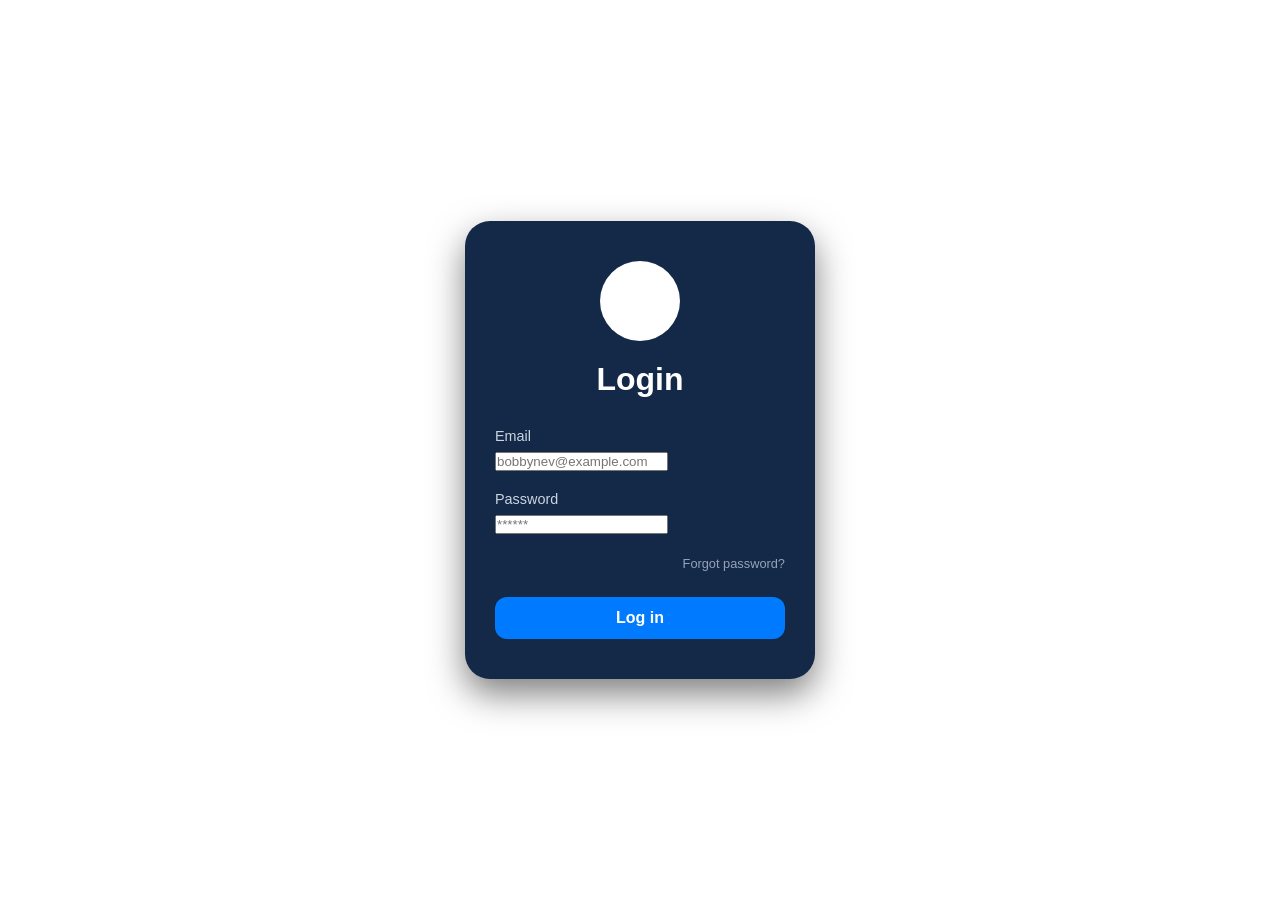
<file: login.html>
<!DOCTYPE html>
<html lang="en">
<head>
    <meta charset="UTF-8">
    <meta name="viewport" content="width=device-width, initial-scale=1.0">
    <title>Document</title>
<link rel="stylesheet" href="login.css">
</head>
<body>
    <div class="login-container">
        <div class="profile-icon">
            <i class="fa-solid
            fa-user"></i>
        </div>
        <h2>Login</h2>
        <form>
            <div class="input-group">
                <label>Email</label>
                <div class="input-feild">
                    <i class="fa-regular
                    fa-envelope"></i>
                    <input type="email"
                    placeholder="bobbynev@example.com">
                </div>
            </div>
             <div class="input-group">
                <label>Password</label>
                <div class="input-feild">
                    <i class="fa-solid
                    fa-lock"></i>
                    <input type="password" placeholder="******">
                    </div>
             </div>
             <div class="forgot-pass">
                <a href="#">Forgot password?</a>
             </div>
             <button type="submit"
             class="login-btn">Log in</button>
        </form>
    </div>
</body>
</html>
</file>
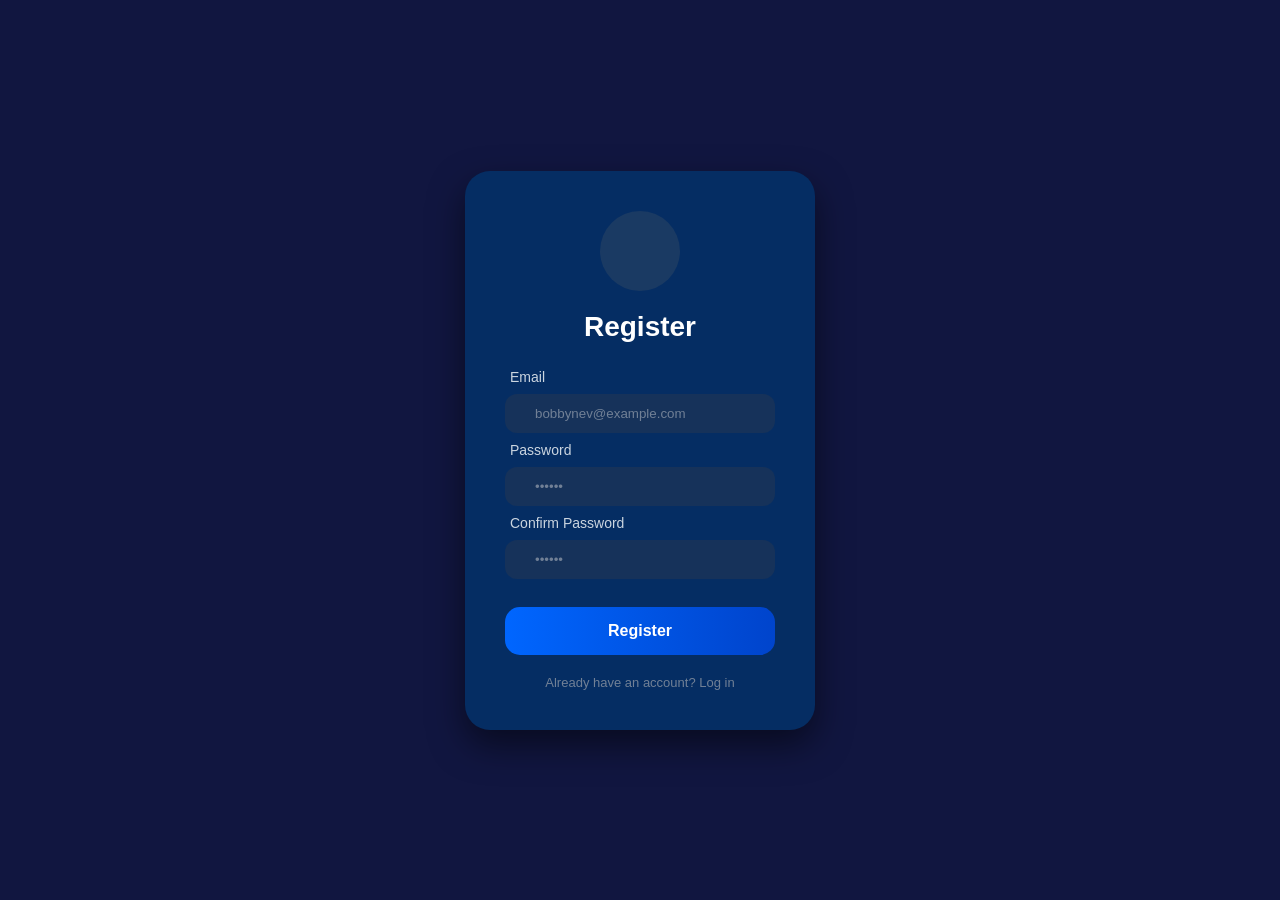
<file: Registration.html>
<!DOCTYPE html>
<html lang="en">
<head>
    <meta charset="UTF-8">
    <meta name="viewport" content="width=device-width, initial-scale=1.0">
    <title>Document</title>
    <link rel="stylesheet" href="Registration.css">
</head>
<body>
    <div class="login-container">
        <div class="profile-icon">
            <i class="fa-solid fa-user-plus"></i>
        </div>
        <h2>Register</h2>
        <form>
            <div class="input-group">
                <label>Email</label>
                <div class="input-field">
                    <i class="fa-regular fa-envelope"></i>
                    <input type="email" placeholder="bobbynev@example.com" required>
                </div>
            </div>

            <div class="input-group">
                <label>Password</label>
                <div class="input-field">
                    <i class="fa-solid fa-lock"></i>
                    <input type="password" placeholder="••••••" required>
                </div>
            </div>
             <div class="input-group">
                <label>Confirm Password</label>
                <div class="input-field">
                    <i class="fa-solid fa-lock"></i>
                    <input type="password" placeholder="••••••" required>
                </div>
            </div>

            <button type="submit" class="login-btn">Register</button>
            
            <div class="footer-links">
                <p>Already have an account? <a href="login.html">Log in</a></p>
            </div>
        </form>
    </div>
</body>
</html>
</file>
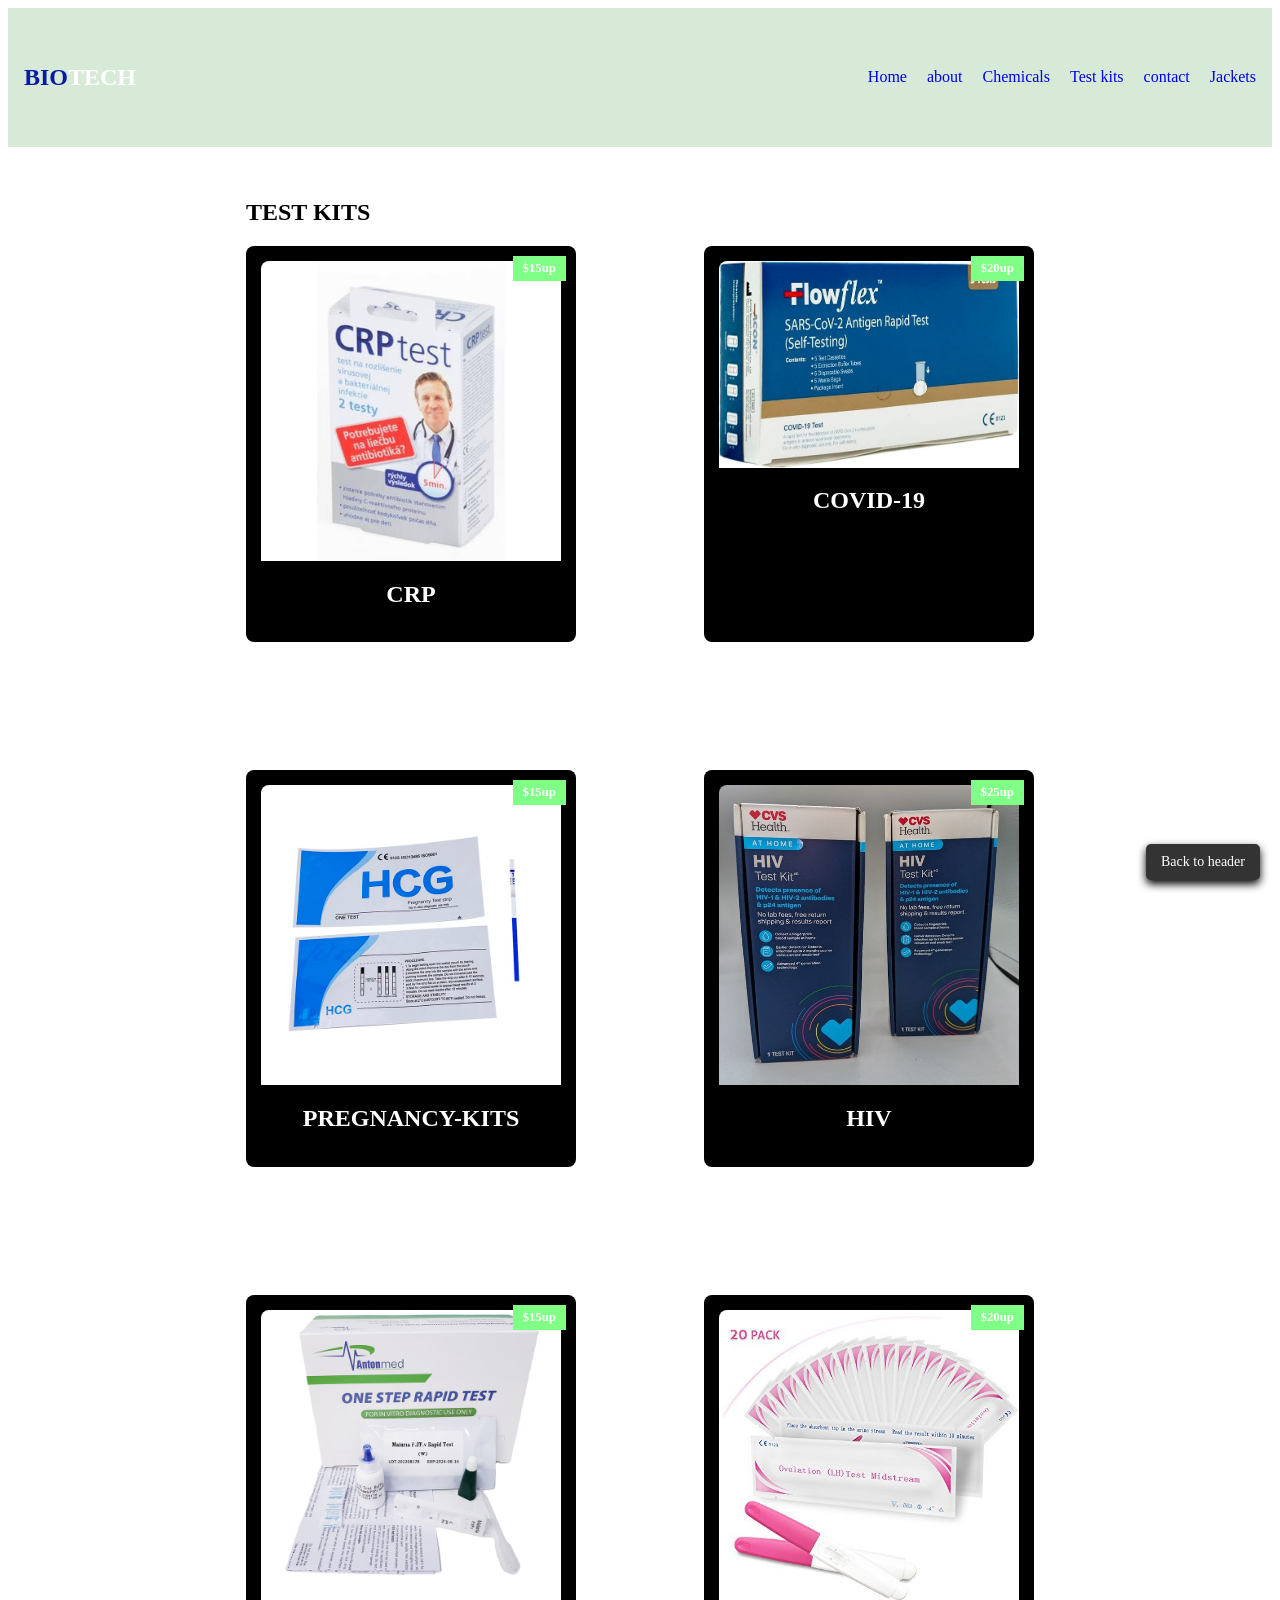
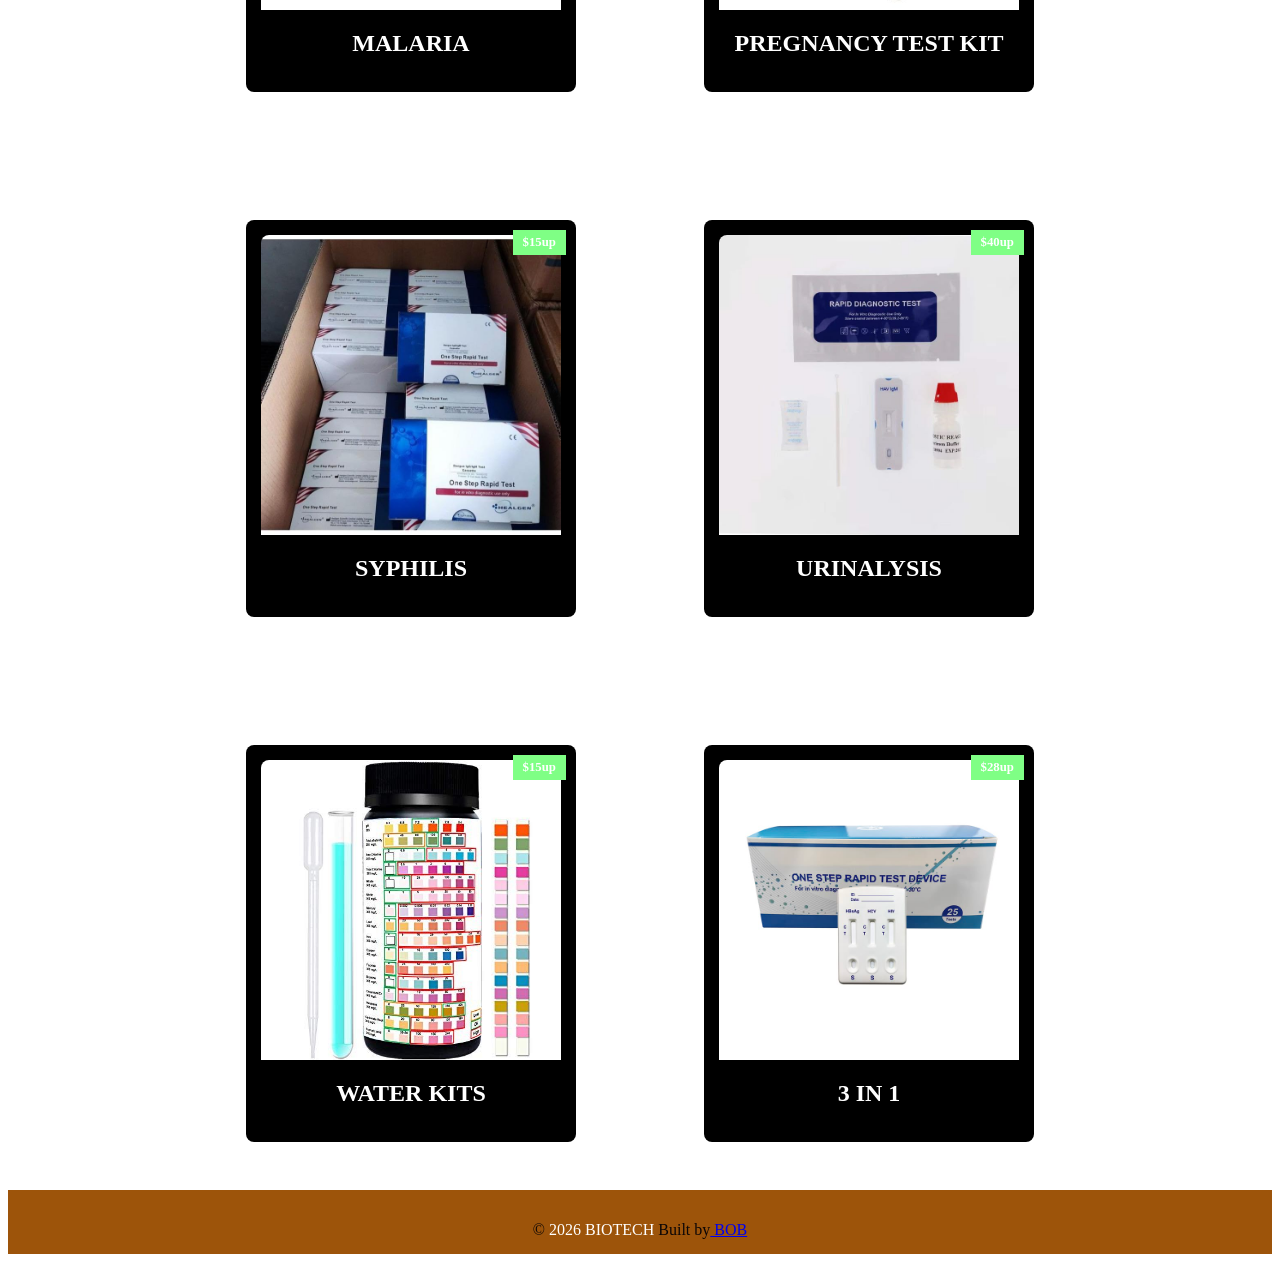
<file: test.html>
<!DOCTYPE html>
<html lang="en">
<head>
    <meta charset="UTF-8">
    <meta name="viewport" content="width=device-width, initial-scale=1.0">
    <title>TEST PAGE</title>
     <style>
      header{
            background-color: rgb(215, 233, 215);
            color: rgb(17, 17, 21);
            padding: 20px 0;   
        }
        nav{
           display: flex; 
           padding: 5px 10px;
           justify-content: space-between;
        }
        span{
            color: white;
        }
        nav ul{
            list-style: none;
            padding-top: 0;
            text-align: center;
            display: flex;
            gap: 20px;
        }
        header a{
            text-decoration: none; 
         }
               ul a li{
            color:#fff;
        }
        ul a li:hover{
            border-bottom: 2px solid orangered;
            /* background-color: #fff; */
            /* opacity: 0.5; */
            padding: 5px;
            border-radius: 5px;

        }
         @media screen and (min-width:1200px){
                .test-list{
                    grid-template-columns: 1fr 1fr 1fr; 
                  }
                 .test h5{
                    font-size: 1.15rem;

               }
            }
              .test{
            display: block;
           }
           .test{
            height: 15rem;
            border-radius: var(--max-width);
            margin-bottom: 1rem;
           }
           .test h5{
            margin-bottom: 0;
            line-height: 1;
            color: grey;
           }
           .test p{
            margin-bottom: 0;
            line-height: 1;
            margin-top: 0.5rem;
            color: grey;
            letter-spacing: normal;
           }
           @media screen and (min-width:576px){
            .test-list{
                grid-template-columns: 1fr 1fr ;
            }
            .test-img{
                height: 18rem;
            }
            
           }
             @media screen and (min-width:992px){
                .test-container{
                    grid-template-columns: 200px 1fr;
                }
                .test p{
                    font-size: 1rem;
                }
            }
               .test-container{
            display: grid;
            gap: 2rem 1rem;
           
           }
           .tags-container{
            
             order: 1;
             display: flex;
             flex-direction: column;
             padding-bottom: 3rem;

           }
           .test-list{
            display: grid;
            gap: 8rem 8rem;
            padding-bottom: 3rem;
            }
            .page{
            
            width: 90vw;
            max-width: max-content;
            margin: 0 auto;
            padding-top: 2rem;
            min-height: calc(100vh _(6rem +4rem));
            
           }
             .page-footer{
            height: 4rem;
            text-align: center;
            background:rgb(157, 84, 10);
            color: rgb(12, 6, 6);
            display: flex;
            align-items: center;
            justify-content: center;
          
           }
           .page-footer p{
            margin-bottom: 0;
           
           }
           .footer-logo
           .page-footer a{
            color: aqua;
           }
                .image-container{
            display: flex;
            justify-content: flex-end;
           }
         .chemical-list{
          display: flex;
          flex-wrap: wrap;
          gap: 250px;
          padding: 20px;
           }
           .chemicals{
            text-decoration: none;
            color: white;
            background-color: black;
            border-radius: 8px;
            padding: 15px;
            display: block;
            width: 300px;
            text-align: center;
            transition: transform 0.2s;
            position: relative;
           }
           .chemicals:hover{
            transform: translate(-5px);
            box-shadow: 0 4px 15px rgb(0, 0, 0.0,1);
           }
           .img-container{
            position: relative;
            overflow: hidden;
            border-radius: 4px;
            max-width: 140%;
           }
           .chemical-img{
            width: 100%;
            height: 200%;
            object-fit: cover;
            max-width: 100%;
            display: block;
            border-radius: 8px 8px 0 0;
           }
             .price{
            position: absolute;
            top: 10px;
            right: 10px;
            background-color: rgb(127, 255, 133);
            color: rgb(255, 255, 255);
            padding: 5px 10px;
            font-size: 0.8rem;
            font-weight: bold;
           }
           button{
            border-radius: 25px;
            width: fit-content;
            padding: 10px 30px;
            border: 1px solid #777;
            background-color: rgb(40, 228, 43);
            cursor: pointer;
            align-items: center;
            justify-content: center;
            display: flex;
           }
           .top-button{
            position: fixed;
            bottom: 20px;
            right: 20px;
            background-color: #333;
            color: white;
            padding: 10px 15px;
            border-radius: 5px;
            text-decoration: none;
            font-size: 14px;
            z-index: 1000;
            box-shadow: 0 4px 8px rgba(0, 0, 0.0,2);
           }
 .navbar{
     display: flex;
    justify-content: space-between;
    align-items: center;
    padding: 1rem;
    color: rgb(7, 27, 163);
}
.nav-links{
    display: flex;
    gap: 20px;
    list-style: none;
}
.menu-container{
    position: relative;
}
.hamburger{
    display: none;
    cursor: pointer;
    background: none;
    border: none;
   background: #1a1111;
}
.bar{
    display: block;
    width: 25px;
    height: 3px;
    margin: 5px auto;
    background: white;
}
@media (max-width:768px){
    .hamburger{
        display: block;
    }
    .nav-links{
        display: none;
        flex-direction: column;
        position: absolute;
       left: 72%;
        width: 12%;
        text-align: center;
         top: 16%;  
        .nav-links.active {
            display: flex !important;
        }
    }
     


        </style>
</head>
<body>
     <header id="main-header">
          <nav class="navbar">
            <div class="logo">
                <h1 class="">BIO<span>TECH</span></h1>
                   </div>
                   <div class="menu-container"></div>
                  <button class="hamburger" id="hamburger">
                    <span class="bar"></span>
                     <span class="bar"></span>
                      <span class="bar"></span>
                 </button>
                <ul class="nav-links" id="nav-links">
                <li><a href="index.html">Home</a></li>
                <li><a href="about.html">about</a></li>
                <li><a href="chemicals.html">Chemicals</a></li>
                <li><a href="test.html">Test kits</a></li>
                <li><a href="contact.html">contact</a></li>
                <li><a href="Lab wears.html">Jackets</a></li>
                </ul>
        </nav>
    </header>
      <main class="page">
     <section class="Test-container">
           <div>
                <h1>TEST KITS</h1>
            </div>
         
      <div class="test-list">
        
                <a href="single-chemical.html" class="chemicals">
                    <div>
                    <img src="./images/Test kits/CRP test  - 2 testy.jpg" width="200%" height="200%" alt="chemical"
                    class="img chemical-img">
                     <span class="price">$15up</span>
                  </div>
                    <h2>CRP</h2>
                </a>
                <a href="single-chemical.html" class="chemicals">
                    <div>
                    <img src="./images/Test kits/Flowflex Covid-19 Lateral Flow Test.jpg" alt="chemical"
                    class="img chemical-img">
                     <span class="price">$20up</span>
                    </div>
                    <h2>COVID-19</h2>
                </a>
                    <a href="single-chemical.html" class="chemicals">
                    <div>
                    <img src="./images/Test kits/Hcg Pregnancy test Uncut Sheets Hcg.jpg" width="200%" height="200%" alt="chemical"
                    class="img chemical-img">
                     <span class="price">$15up</span>
                  </div>
                    <h2>PREGNANCY-KITS</h2>
                </a>
                <a href="single-chemical.html" class="chemicals">
                    <div>
                    <img src="./images/Test kits/HIV sampple.jpg" alt="chemical"
                    class="img chemical-img">
                     <span class="price">$25up</span>
                    </div>
                    <h2>HIV</h2>
                </a>
                    <a href="single-chemical.html" class="chemicals">
                    <div>
                    <img src="./images/Test kits/Malaria PF Pan Rapid test Kits.jpg" width="200%" height="200%" alt="chemical"
                    class="img chemical-img">
                     <span class="price">$15up</span>
                  </div>
                    <h2>MALARIA</h2>
                </a>
                <a href="single-chemical.html" class="chemicals">
                    <div>
                    <img src="./images/Test kits/pregnancy test.jpg" alt="chemical"
                    class="img chemical-img">
                     <span class="price">$20up</span>
                    </div>
                    <h2>PREGNANCY TEST KIT</h2>
                </a>
                    <a href="single-chemical.html" class="chemicals">
                    <div>
                    <img src="./images/Test kits/Rapid Test Syphilis 1.jpg" width="200%" height="200%" alt="chemical"
                    class="img chemical-img">
                     <span class="price">$15up</span>
                  </div>
                    <h2>SYPHILIS</h2>
                </a>
                <a href="single-chemical.html" class="chemicals">
                    <div>
                    <img src="./images/Test kits/Rapid Diagnostic Kits  Urinalysis.jpg" alt="chemical"
                    class="img chemical-img">
                     <span class="price">$40up</span>
                    </div>
                    <h2>URINALYSIS</h2>
                </a>
                    <a href="single-chemical.html" class="chemicals">
                    <div>
                    <img src="./images/Test kits/water test kits.jpg" width="200%" height="200%" alt="chemical"
                    class="img chemical-img">
                     <span class="price">$15up</span>
                  </div>
                    <h2>WATER KITS</h2>
                </a>
                <a href="single-chemical.html" class="chemicals">
                    <div>
                    <img src="./images/Test kits/Three in One HBsAg HCV HIV.jpg" alt="chemical"
                    class="img chemical-img">
                     <span class="price">$28up</span>
                    </div>
                    <h2>3 IN 1</h2>
                </a>
        </div>
      </section>
      </main>
        <a href="#main-header" class="top-button">Back to header</a>
         <footer class="page-footer">
        <p>
            &copy; <span id="date">2026</span>
            <span class="footer-logo">BIOTECH</span>
            Built by<a href="https://www.neville.com/"> BOB</a>
        </p>
    </footer>
      <script src="script.js"></script> 
</body>
</html>
</file>
<file: login.css>
*{
    margin: 0;
    padding: 0;
      box-sizing: border-box;
    font-family: 'Segoe UI', Tahoma, Geneva, Verdana, sans-serif;
}
body{
    height: 100vh;
    display: flex;
    justify-content: center;
    align-items: center;
    background: radial-gradient(circle at center,rgb(97, 113, 162) );
    margin: 0;
    flex-direction: column;
    min-height: 100vh;
}

.login-container {
    background-color: #142948;
    width: 350px;
    padding: 40px 30px;
    border-radius: 25px;
    text-align: center;
    box-shadow: 0 15px 35px rgba(0, 0, 0, 0.5);
}
.profile-icon {
    background-color: white;
    width: 80px;
    height: 80px;
    border-radius: 50%;
    display: flex;
    justify-content: center;
    align-items: center;
    margin: 0 auto 20px;
}

.profile-icon i {
    font-size: 40px;
    color: #45457d;
}

h2 {
    color: #ffffff;
    font-size: 2rem;
    margin-bottom: 30px;
}
.input-group {
    text-align: left;
    margin-bottom: 20px;
}

.input-group label {
    color: #cbd5e1;
    font-size: 0.9rem;
    display: block;
    margin-bottom: 8px;
}

.input-field {
    background-color: #0f274d;
    display: flex;
    align-items: center;
    padding: 12px 15px;
    border-radius: 12px;
}

.input-field i {
    color: #ffffff;
    margin-right: 10px;
}

.input-field input {
    background: none;
    border: none;
    outline: none;
    color: #ffffff;
    width: 100%;
}

.input-field input::placeholder {
    color: #94a3b8;
}
.forgot-pass {
    text-align: right;
    margin-bottom: 25px;
}

.forgot-pass a {
    color: #94a3b8;
    font-size: 0.8rem;
    text-decoration: none;
}

.login-btn {
    width: 100%;
    padding: 12px;
    background-color: #007bff;
    border: none;
    border-radius: 12px;
    color: white;
    font-size: 1rem;
    font-weight: bold;
    cursor: pointer;
    transition: background 0.3s;
}

.login-btn:hover {
    background-color: #3469a1;
}
</file>
<file: Registration.css>
* {
    margin: 0;
    padding: 0;
    box-sizing: border-box;
    font-family: 'Segoe UI', Tahoma, Geneva, Verdana, sans-serif;
}

body {
    background-color: #111640;
    display: flex;
    justify-content: center;
    align-items: center;
    height: 100vh;
}

.login-container {
    background-color: #052d63;
    padding: 40px;
    border-radius: 25px;
    width: 350px;
    text-align: center;
    box-shadow: 0 15px 35px rgba(0,0,0,0.5);
}

.profile-icon {
    background-color: #1a3a63;
    width: 80px;
    height: 80px;
    border-radius: 50%;
    display: flex;
    justify-content: center;
    align-items: center;
    margin: 0 auto 20px;
}

.profile-icon i {
    font-size: 40px;
    color: #3b5d8f;
}

h2 {
    color: white;
    margin-bottom: 25px;
    font-size: 28px;
}

.input-group {
    text-align: left;
    margin-bottom: 8px;
}

.input-group label {
    color: #cbd5e0;
    font-size: 14px;
    margin-left: 5px;
}

.input-field {
    background-color: #16325a;
    display: flex;
    align-items: center;
    padding: 12px 15px;
    border-radius: 12px;
    margin-top: 8px;
}

.input-field i {
    color: white;
    margin-right: 15px;
}

.input-field input {
    background: none;
    border: none;
    outline: none;
    color: white;
    width: 100%;
}

.input-field input::placeholder {
    color: #718096;
}

.login-btn {
    background: linear-gradient(to right, #0066ff, #0044cc);
    color: white;
    border: none;
    padding: 15px;
    width: 100%;
    border-radius: 15px;
    font-size: 16px;
    font-weight: bold;
    cursor: pointer;
    margin-top: 20px;
    transition: transform 0.2s;
}

.login-btn:hover {
    transform: scale(1.02);
}

.footer-links {
    margin-top: 20px;
}

.footer-links p, .footer-links a {
    color: #718096;
    font-size: 13px;
    text-decoration: none;
}

.footer-links a:hover {
    color: #0066ff;
}
</file>
